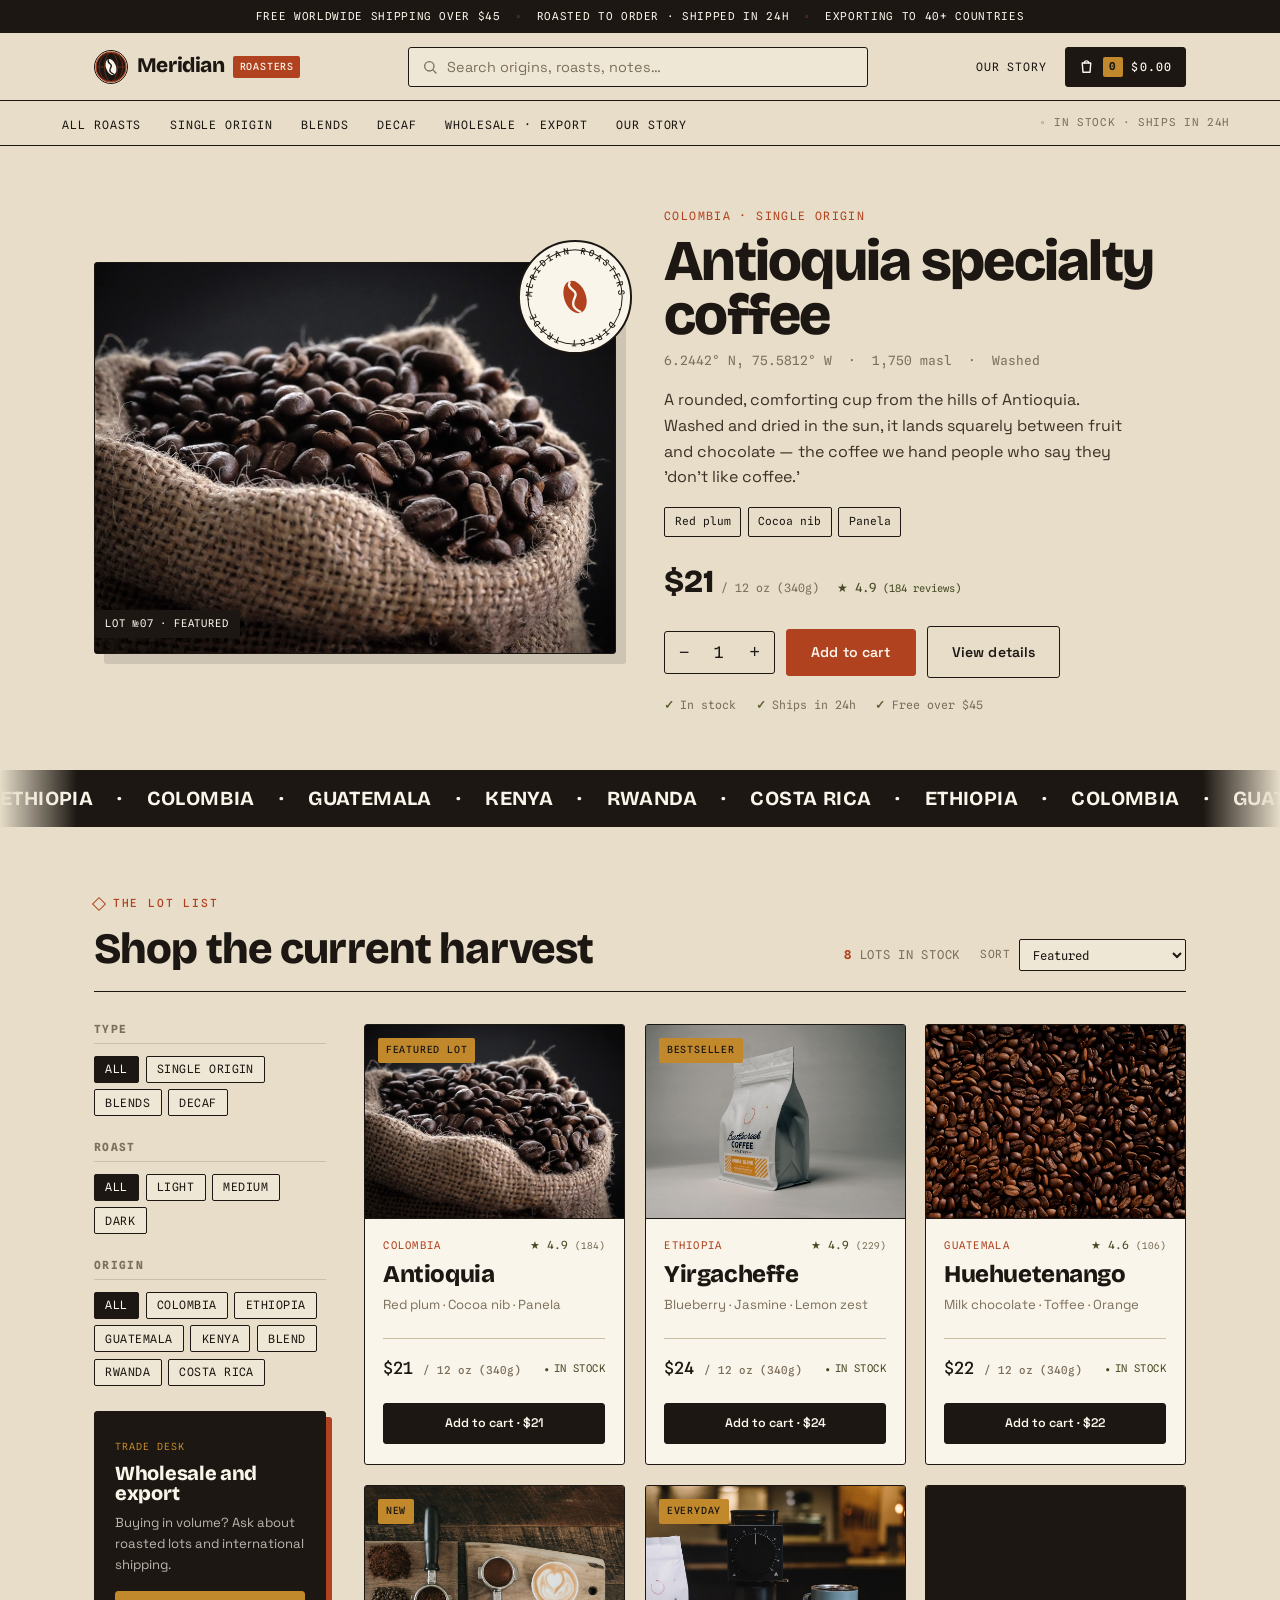
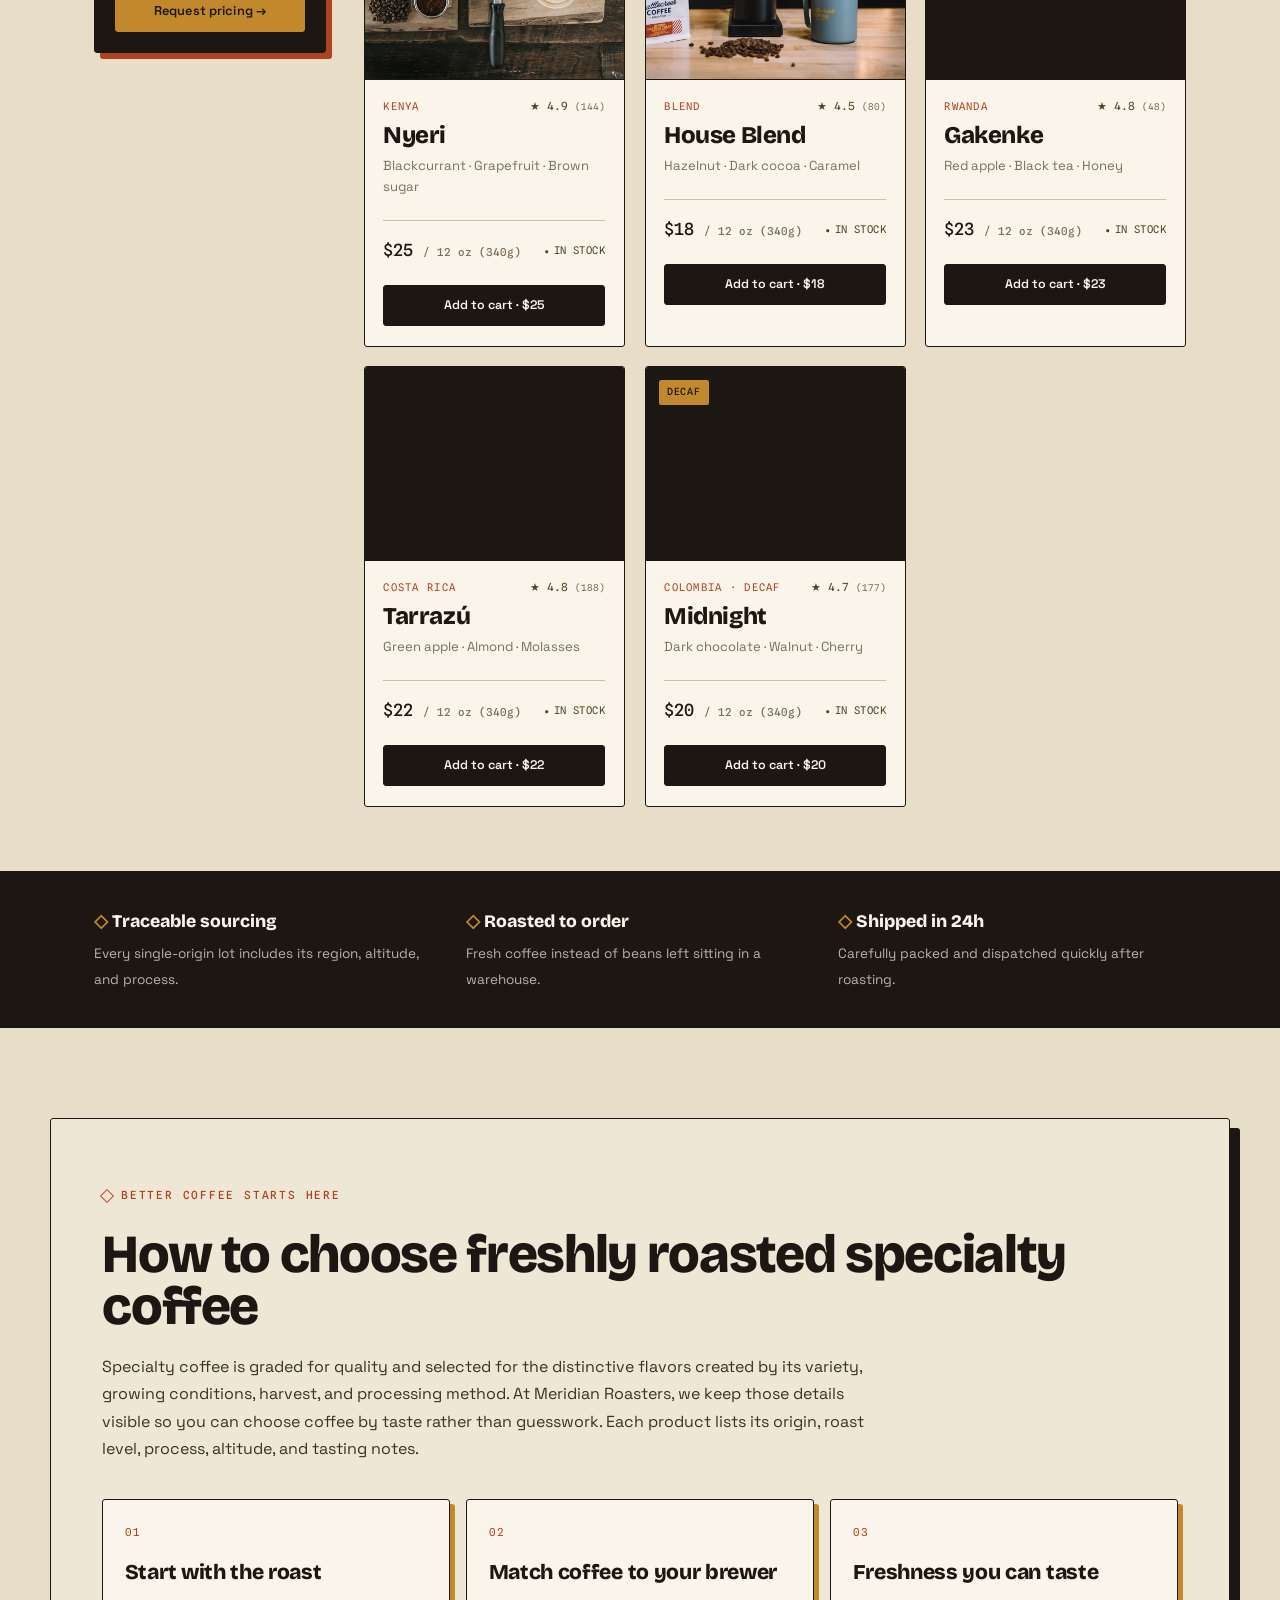
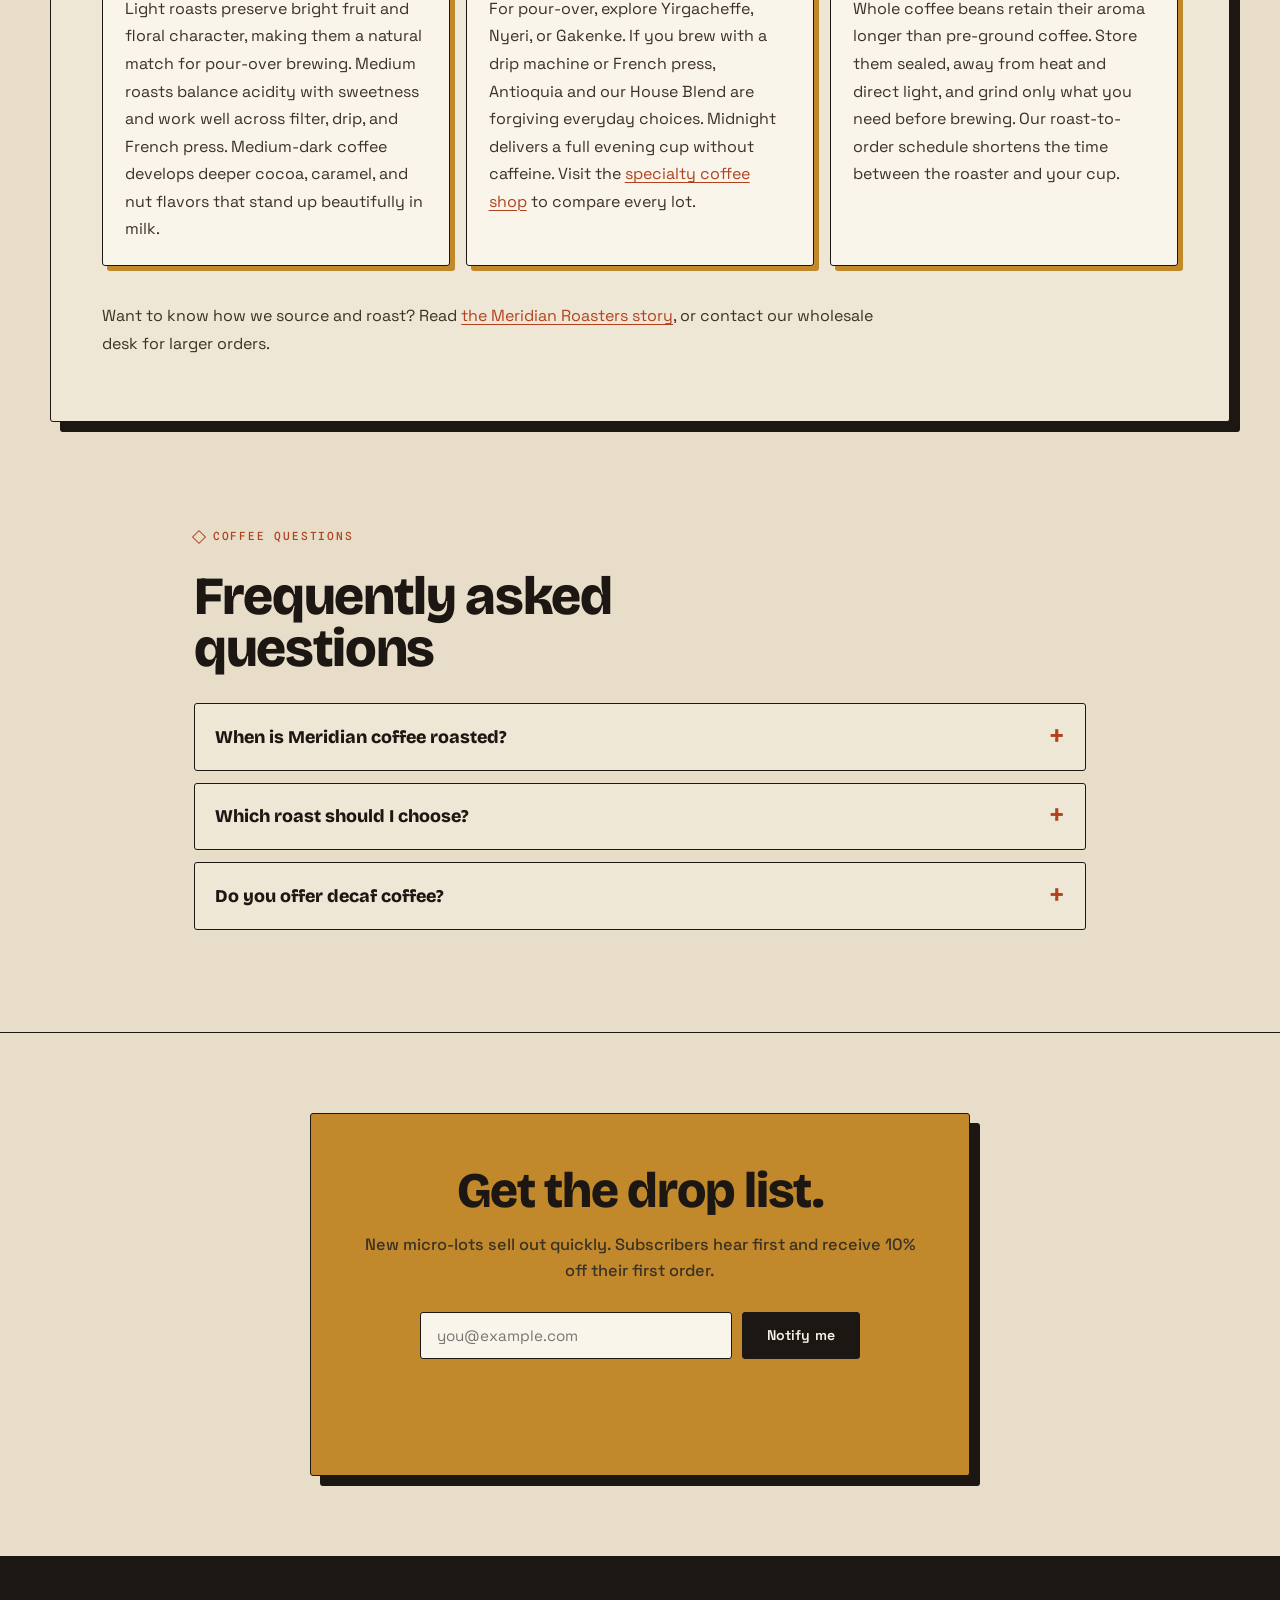
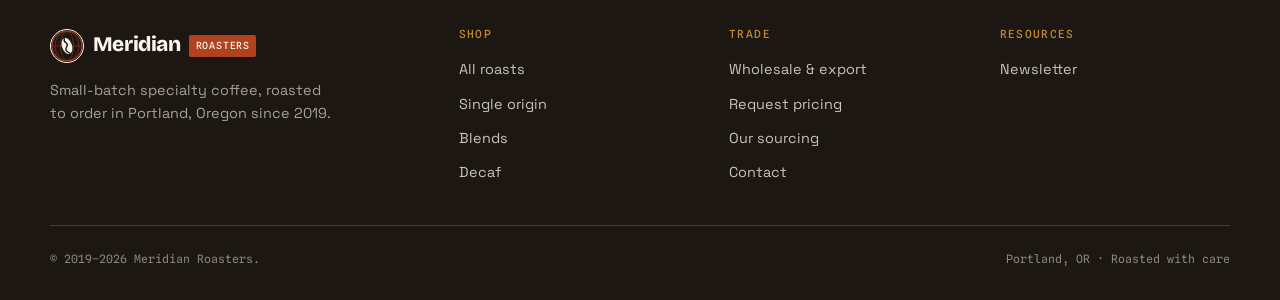
<file: index.html>
<!DOCTYPE html>
<html lang="en">
<head>
  <meta charset="UTF-8" />
  <meta name="viewport" content="width=device-width, initial-scale=1.0" />
  <link rel="icon" href="assets/favicon.svg" type="image/svg+xml" />
  <link rel="apple-touch-icon" href="assets/favicon.svg" />
  <title>Fresh Specialty Coffee Roasted to Order | Meridian Roasters</title>
  <meta name="description" content="Shop freshly roasted specialty coffee from Colombia, Ethiopia, Kenya and more at Meridian Roasters. Small-batch beans shipped within 24 hours." />
  <meta name="author" content="Meridian Roasters" />
  <meta name="robots" content="index, follow, max-image-preview:large" />
  <link rel="canonical" href="https://meridianroasters.com/" />

  <meta property="og:type" content="website" />
  <meta property="og:url" content="https://meridianroasters.com/" />
  <meta property="og:title" content="Fresh Specialty Coffee Roasted to Order | Meridian Roasters" />
  <meta property="og:description" content="Small-batch specialty coffee from Meridian Roasters, roasted to order and shipped fresh." />
  <meta property="og:site_name" content="Meridian Roasters" />
  <meta property="og:image" content="https://meridianroasters.com/assets/og-image.jpg" />
  <meta property="og:image:width" content="1200" />
  <meta property="og:image:height" content="630" />
  <meta property="og:image:alt" content="Meridian Roasters specialty coffee" />
  <meta name="twitter:card" content="summary_large_image" />
  <meta name="twitter:title" content="Fresh Specialty Coffee Roasted to Order | Meridian Roasters" />
  <meta name="twitter:description" content="Small-batch specialty coffee from Meridian Roasters, roasted to order and shipped fresh." />
  <meta name="twitter:image" content="https://meridianroasters.com/assets/og-image.jpg" />
  <meta name="theme-color" content="#2b1a12" />

  <script type="application/ld+json">
  {
    "@context": "https://schema.org",
    "@graph": [
      {
        "@type": "Organization",
        "@id": "https://meridianroasters.com/#organization",
        "name": "Meridian Roasters",
        "url": "https://meridianroasters.com/",
        "logo": {
          "@type": "ImageObject",
          "url": "https://meridianroasters.com/assets/og-image.jpg",
          "width": 1200,
          "height": 630
        },
        "description": "A small-batch specialty coffee roaster offering traceable single-origin coffee and blends roasted to order."
      },
      {
        "@type": "WebSite",
        "@id": "https://meridianroasters.com/#website",
        "url": "https://meridianroasters.com/",
        "name": "Meridian Roasters",
        "publisher": { "@id": "https://meridianroasters.com/#organization" },
        "potentialAction": {
          "@type": "SearchAction",
          "target": "https://meridianroasters.com/shop.html?q={search_term_string}",
          "query-input": "required name=search_term_string"
        }
      },
      {
        "@type": "FAQPage",
        "mainEntity": [
          {
            "@type": "Question",
            "name": "When is Meridian coffee roasted?",
            "acceptedAnswer": { "@type": "Answer", "text": "Coffee is roasted in small batches during the week it ships, then dispatched within 24 hours of roasting." }
          },
          {
            "@type": "Question",
            "name": "Which coffee should I choose?",
            "acceptedAnswer": { "@type": "Answer", "text": "Choose a light roast for floral and fruit-led flavors, a medium roast for balance and sweetness, or a medium-dark roast for deeper chocolate and caramel notes." }
          },
          {
            "@type": "Question",
            "name": "Does Meridian Roasters offer decaf?",
            "acceptedAnswer": { "@type": "Answer", "text": "Yes. Midnight is a medium-dark Colombian coffee decaffeinated with the chemical-free Swiss Water process." }
          }
        ]
      }
    ]
  }
  </script>

  <link rel="preconnect" href="https://fonts.googleapis.com" />
  <link rel="preconnect" href="https://fonts.gstatic.com" crossorigin />
  <link href="https://fonts.googleapis.com/css2?family=Bricolage+Grotesque:opsz,wght@12..96,600;12..96,700;12..96,800&family=Space+Grotesk:wght@400;500;600;700&family=Spline+Sans+Mono:wght@400;500;600&display=swap" rel="stylesheet" />
  <link rel="stylesheet" href="css/style.min.css?v=20260711-3" />
</head>
<body>
  <a href="#main" class="skip-link">Skip to content</a>
  <div id="site-header">
    <header class="seo-header">
      <a class="brand" href="index.html">Meridian Roasters</a>
      <nav aria-label="Main navigation"><a href="shop.html">Shop coffee</a> <a href="about.html">Our story</a> <a href="#wholesale">Wholesale</a></nav>
    </header>
  </div>

  <main id="main">
    <section class="feature-lot" id="feature-lot" aria-label="Featured specialty coffee">
      <div class="flot__media">
        <a class="flot__img" href="product.html?id=antioquia-colombia" aria-label="Antioquia Colombia specialty coffee">
          <img class="product-photo" src="assets/products/antioquia-colombia.jpg" width="1000" height="800" alt="Freshly roasted Antioquia Colombia specialty coffee beans" fetchpriority="high" decoding="async" />
        </a>
        <span class="flot__lot">Featured single origin</span>
      </div>
      <div class="flot__buy">
        <span class="flot__origin">Colombia · Single origin</span>
        <h1 class="flot__name">Fresh specialty coffee by Meridian Roasters</h1>
        <div class="flot__spec">Antioquia · 1,750 masl · Washed process</div>
        <p class="flot__blurb">Discover traceable coffee selected for sweetness, clarity, and character. Our featured Antioquia lot balances red plum, cocoa nib, and panela in a rounded, comforting cup.</p>
        <div class="flot__notes"><span>Red plum</span><span>Cocoa nib</span><span>Panela</span></div>
        <div class="flot__actions"><a class="btn btn--copper" href="product.html?id=antioquia-colombia">View featured coffee</a><a class="btn btn--ghost" href="shop.html">Shop all coffee</a></div>
        <ul class="flot__trust"><li>Roasted fresh</li><li>Ships in 24h</li><li>Free over $45</li></ul>
      </div>
    </section>

    <div class="marquee" aria-hidden="true"><div class="marquee__track"><span>Ethiopia</span><span>·</span><span>Colombia</span><span>·</span><span>Guatemala</span><span>·</span><span>Kenya</span><span>·</span><span>Rwanda</span><span>·</span><span>Costa Rica</span><span>·</span><span>Ethiopia</span><span>·</span><span>Colombia</span><span>·</span><span>Guatemala</span><span>·</span><span>Kenya</span></div></div>

    <section class="storefront" id="shop" aria-labelledby="shop-heading">
      <div class="storefront__bar"><div><span class="eyebrow">The lot list</span><h2 id="shop-heading">Shop the current harvest</h2></div><div class="storefront__tools"><span class="storefront__count"><b id="storeCount">8</b> lots in stock</span><label class="sorter">Sort <select id="sortSelect" aria-label="Sort products"><option value="featured">Featured</option><option value="price-asc">Price: low to high</option><option value="price-desc">Price: high to low</option><option value="name">Name: A–Z</option></select></label></div></div>
      <div class="storefront__grid">
        <aside class="rail" aria-label="Filter products">
          <div class="rail__group"><h3 class="rail__title">Type</h3><div class="rail__pills" id="railCat"><button data-cat="all" aria-pressed="true">All</button><button data-cat="single">Single origin</button><button data-cat="blends">Blends</button><button data-cat="decaf">Decaf</button></div></div>
          <div class="rail__group"><h3 class="rail__title">Roast</h3><div class="rail__pills" id="railRoast"><button data-roast="all" aria-pressed="true">All</button><button data-roast="Light">Light</button><button data-roast="Medium">Medium</button><button data-roast="Dark">Dark</button></div></div>
          <div class="rail__group"><h3 class="rail__title">Origin</h3><div class="rail__pills" id="railOrigin"></div></div>
          <div class="rail__wholesale" id="wholesale"><span class="rail__stamp">Trade desk</span><h3>Wholesale and export</h3><p>Buying in volume? Ask about roasted lots and international shipping.</p><a class="btn btn--solid btn--block" href="mailto:hello@meridianroasters.com?subject=Wholesale%20enquiry">Request pricing →</a></div>
        </aside>
        <div class="catalog"><div class="grid" id="store-grid" aria-live="polite">
          <article class="card"><a class="card__visual" href="product.html?id=antioquia-colombia"><img class="product-photo" src="assets/products/antioquia-colombia.jpg" width="1000" height="800" loading="lazy" decoding="async" alt="Antioquia Colombia specialty coffee" /></a><div class="card__body"><span class="card__origin">Colombia</span><h3 class="card__name"><a href="product.html?id=antioquia-colombia">Antioquia</a></h3><p class="card__notes">Red plum · Cocoa nib · Panela</p></div></article>
          <article class="card"><a class="card__visual" href="product.html?id=yirgacheffe-ethiopia"><img class="product-photo" src="assets/products/yirgacheffe-ethiopia.jpg" width="1000" height="800" loading="lazy" decoding="async" alt="Yirgacheffe Ethiopia specialty coffee" /></a><div class="card__body"><span class="card__origin">Ethiopia</span><h3 class="card__name"><a href="product.html?id=yirgacheffe-ethiopia">Yirgacheffe</a></h3><p class="card__notes">Blueberry · Jasmine · Lemon zest</p></div></article>
          <article class="card"><a class="card__visual" href="product.html?id=huehuetenango-guatemala"><img class="product-photo" src="assets/products/huehuetenango-guatemala.jpg" width="1000" height="800" loading="lazy" decoding="async" alt="Huehuetenango Guatemala specialty coffee" /></a><div class="card__body"><span class="card__origin">Guatemala</span><h3 class="card__name"><a href="product.html?id=huehuetenango-guatemala">Huehuetenango</a></h3><p class="card__notes">Milk chocolate · Toffee · Orange</p></div></article>
          <article class="card"><a class="card__visual" href="product.html?id=nyeri-kenya"><img class="product-photo" src="assets/products/nyeri-kenya.jpg" width="1000" height="800" loading="lazy" decoding="async" alt="Nyeri Kenya specialty coffee" /></a><div class="card__body"><span class="card__origin">Kenya</span><h3 class="card__name"><a href="product.html?id=nyeri-kenya">Nyeri</a></h3><p class="card__notes">Blackcurrant · Grapefruit · Brown sugar</p></div></article>
          <article class="card"><a class="card__visual" href="product.html?id=meridian-house-blend"><img class="product-photo" src="assets/products/meridian-house-blend.jpg" width="1000" height="800" loading="lazy" decoding="async" alt="Meridian House Blend coffee" /></a><div class="card__body"><span class="card__origin">Blend</span><h3 class="card__name"><a href="product.html?id=meridian-house-blend">House Blend</a></h3><p class="card__notes">Hazelnut · Dark cocoa · Caramel</p></div></article>
          <article class="card"><a class="card__visual" href="product.html?id=gakenke-rwanda"><img class="product-photo" src="assets/products/gakenke-rwanda.jpg" width="1000" height="800" loading="lazy" decoding="async" alt="Gakenke Rwanda specialty coffee" /></a><div class="card__body"><span class="card__origin">Rwanda</span><h3 class="card__name"><a href="product.html?id=gakenke-rwanda">Gakenke</a></h3><p class="card__notes">Red apple · Black tea · Honey</p></div></article>
          <article class="card"><a class="card__visual" href="product.html?id=tarrazu-costa-rica"><img class="product-photo" src="assets/products/tarrazu-costa-rica.jpg" width="1000" height="800" loading="lazy" decoding="async" alt="Tarrazu Costa Rica specialty coffee" /></a><div class="card__body"><span class="card__origin">Costa Rica</span><h3 class="card__name"><a href="product.html?id=tarrazu-costa-rica">Tarrazú</a></h3><p class="card__notes">Green apple · Almond · Molasses</p></div></article>
          <article class="card"><a class="card__visual" href="product.html?id=decaf-swiss-water"><img class="product-photo" src="assets/products/decaf-swiss-water.jpg" width="1000" height="800" loading="lazy" decoding="async" alt="Midnight Swiss Water decaf coffee" /></a><div class="card__body"><span class="card__origin">Colombia · Decaf</span><h3 class="card__name"><a href="product.html?id=decaf-swiss-water">Midnight</a></h3><p class="card__notes">Dark chocolate · Walnut · Cherry</p></div></article>
        </div></div>
      </div>
    </section>

    <section class="trust" aria-label="Why Meridian Roasters"><div class="trust__inner"><div class="trust__item"><b>Traceable sourcing</b><span>Every single-origin lot includes its region, altitude, and process.</span></div><div class="trust__item"><b>Roasted to order</b><span>Fresh coffee instead of beans left sitting in a warehouse.</span></div><div class="trust__item"><b>Shipped in 24h</b><span>Carefully packed and dispatched quickly after roasting.</span></div></div></section>

    <section class="seo-content" aria-labelledby="why-heading">
      <span class="eyebrow">Better coffee starts here</span>
      <h2 id="why-heading">How to choose freshly roasted specialty coffee</h2>
      <p>Specialty coffee is graded for quality and selected for the distinctive flavors created by its variety, growing conditions, harvest, and processing method. At Meridian Roasters, we keep those details visible so you can choose coffee by taste rather than guesswork. Each product lists its origin, roast level, process, altitude, and tasting notes.</p>
      <div class="seo-content__grid">
        <div><h3>Start with the roast</h3><p>Light roasts preserve bright fruit and floral character, making them a natural match for pour-over brewing. Medium roasts balance acidity with sweetness and work well across filter, drip, and French press. Medium-dark coffee develops deeper cocoa, caramel, and nut flavors that stand up beautifully in milk.</p></div>
        <div><h3>Match coffee to your brewer</h3><p>For pour-over, explore Yirgacheffe, Nyeri, or Gakenke. If you brew with a drip machine or French press, Antioquia and our House Blend are forgiving everyday choices. Midnight delivers a full evening cup without caffeine. Visit the <a href="shop.html">specialty coffee shop</a> to compare every lot.</p></div>
        <div><h3>Freshness you can taste</h3><p>Whole coffee beans retain their aroma longer than pre-ground coffee. Store them sealed, away from heat and direct light, and grind only what you need before brewing. Our roast-to-order schedule shortens the time between the roaster and your cup.</p></div>
      </div>
      <p>Want to know how we source and roast? Read <a href="about.html">the Meridian Roasters story</a>, or contact our wholesale desk for larger orders.</p>
    </section>

    <section class="faq" aria-labelledby="faq-heading"><span class="eyebrow">Coffee questions</span><h2 id="faq-heading">Frequently asked questions</h2><details><summary>When is Meridian coffee roasted?</summary><p>We roast in small batches during the week your coffee ships and dispatch orders within 24 hours of roasting.</p></details><details><summary>Which roast should I choose?</summary><p>Choose light roast for floral and fruit-led flavors, medium for balance and sweetness, or medium-dark for chocolate, caramel, and a fuller body.</p></details><details><summary>Do you offer decaf coffee?</summary><p>Yes. Midnight is a Colombian coffee decaffeinated with the chemical-free Swiss Water process.</p></details></section>

    <section class="cta-band" aria-labelledby="cta-heading"><div class="cta-band__inner"><h2 id="cta-heading">Get the drop list.</h2><p>New micro-lots sell out quickly. Subscribers hear first and receive 10% off their first order.</p><form class="signup" id="signup-form" novalidate><label class="visually-hidden" for="email">Email address</label><input type="email" id="email" name="email" placeholder="you@example.com" autocomplete="email" required /><button type="submit" class="btn btn--solid">Notify me</button></form><p class="signup__note" id="signup-note" role="status"></p></div></section>
  </main>

  <div id="site-footer"><footer class="seo-footer"><p>© Meridian Roasters. Small-batch specialty coffee, roasted to order.</p><nav aria-label="Footer navigation"><a href="index.html">Home</a> <a href="shop.html">Shop</a> <a href="about.html">Our story</a> <a href="sitemap.xml">Sitemap</a></nav></footer></div>
  <script src="js/products.min.js?v=20260711-3"></script>
  <script src="js/main.min.js?v=20260711-4"></script>
</body>
</html>
</file>
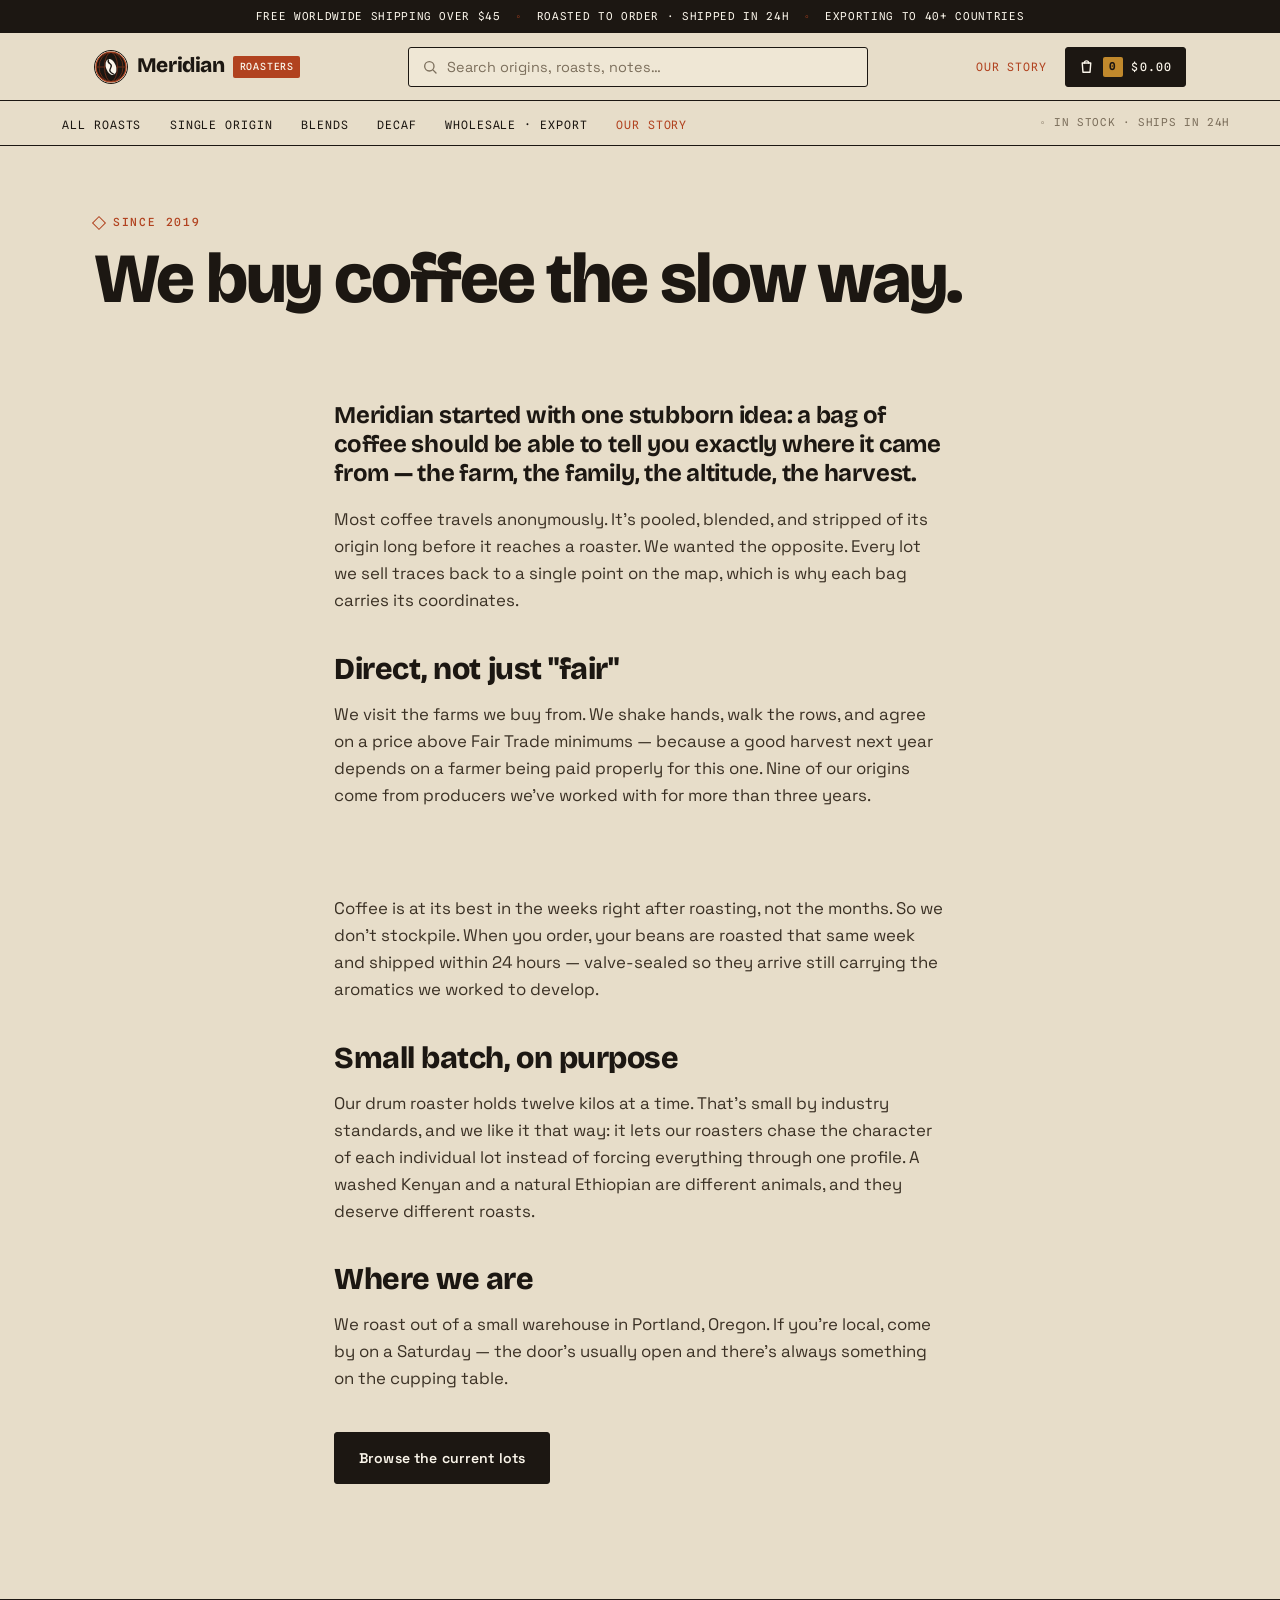
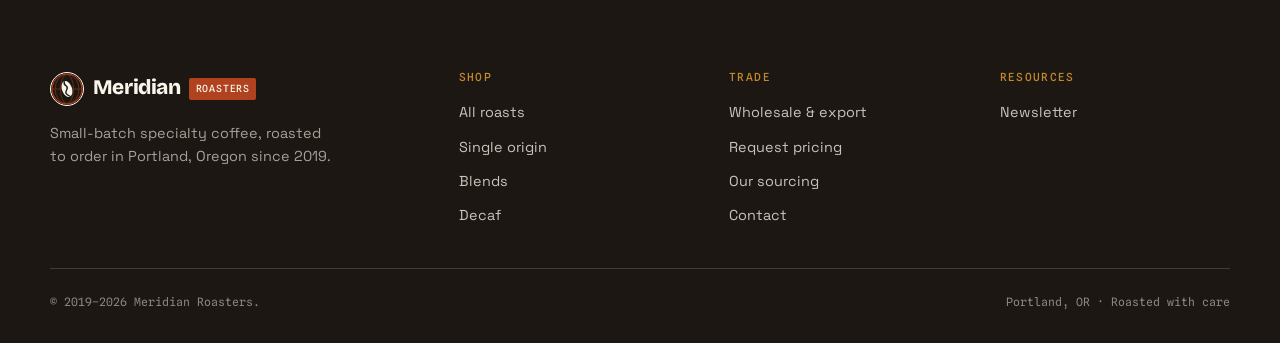
<file: about.html>
<!DOCTYPE html>
<html lang="en">
<head>
  <meta charset="UTF-8" />
  <meta name="viewport" content="width=device-width, initial-scale=1.0" />
  <link rel="icon" href="assets/favicon.svg" type="image/svg+xml" />
  <link rel="apple-touch-icon" href="assets/favicon.svg" />
  <title>Our Coffee Sourcing Story | Meridian Roasters</title>
  <meta name="description" content="Learn how Meridian Roasters sources traceable single-origin coffee, builds direct producer relationships, and roasts every small batch to order." />
  <meta name="keywords" content="direct trade coffee, ethical coffee sourcing, small batch roaster, Portland coffee roaster" />
  <meta name="robots" content="index, follow" />
  <link rel="canonical" href="https://meridianroasters.com/about.html" />
  <meta property="og:type" content="article" />
  <meta property="og:title" content="Our Coffee Sourcing Story | Meridian Roasters" />
  <meta property="og:description" content="Direct-trade sourcing and roast-to-order coffee from Portland, Oregon." />

  <link rel="preconnect" href="https://fonts.googleapis.com" />
  <link rel="preconnect" href="https://fonts.gstatic.com" crossorigin />
  <link href="https://fonts.googleapis.com/css2?family=Bricolage+Grotesque:opsz,wght@12..96,600;12..96,700;12..96,800&family=Space+Grotesk:wght@400;500;600;700&family=Spline+Sans+Mono:wght@400;500;600&display=swap" rel="stylesheet" />
  <link rel="stylesheet" href="css/style.min.css?v=20260711-3" />
</head>
<body>
  <a href="#main" class="skip-link">Skip to content</a>
  <div id="site-header"></div>

  <main id="main">
    <header class="page-head">
      <span class="eyebrow">Since 2019</span>
      <h1>We buy coffee the slow way.</h1>
    </header>

    <article class="prose">
      <p class="lead">Meridian started with one stubborn idea: a bag of coffee should be able to tell you exactly where it came from — the farm, the family, the altitude, the harvest.</p>

      <p>Most coffee travels anonymously. It's pooled, blended, and stripped of its origin long before it reaches a roaster. We wanted the opposite. Every lot we sell traces back to a single point on the map, which is why each bag carries its coordinates.</p>

      <h2>Direct, not just "fair"</h2>
      <p>We visit the farms we buy from. We shake hands, walk the rows, and agree on a price above Fair Trade minimums — because a good harvest next year depends on a farmer being paid properly for this one. Nine of our origins come from producers we've worked with for more than three years.</p>

      <h2>Roasted to order</h2>
      <p>Coffee is at its best in the weeks right after roasting, not the months. So we don't stockpile. When you order, your beans are roasted that same week and shipped within 24 hours — valve-sealed so they arrive still carrying the aromatics we worked to develop.</p>

      <h2>Small batch, on purpose</h2>
      <p>Our drum roaster holds twelve kilos at a time. That's small by industry standards, and we like it that way: it lets our roasters chase the character of each individual lot instead of forcing everything through one profile. A washed Kenyan and a natural Ethiopian are different animals, and they deserve different roasts.</p>

      <h2>Where we are</h2>
      <p>We roast out of a small warehouse in Portland, Oregon. If you're local, come by on a Saturday — the door's usually open and there's always something on the cupping table.</p>

      <p style="margin-top:2.5rem">
        <a class="btn btn--solid" href="shop.html">Browse the current lots</a>
      </p>
    </article>
  </main>

  <div id="site-footer"></div>

  <script src="js/products.min.js?v=20260711-3"></script>
  <script src="js/main.min.js?v=20260711-4"></script>
</body>
</html>
</file>
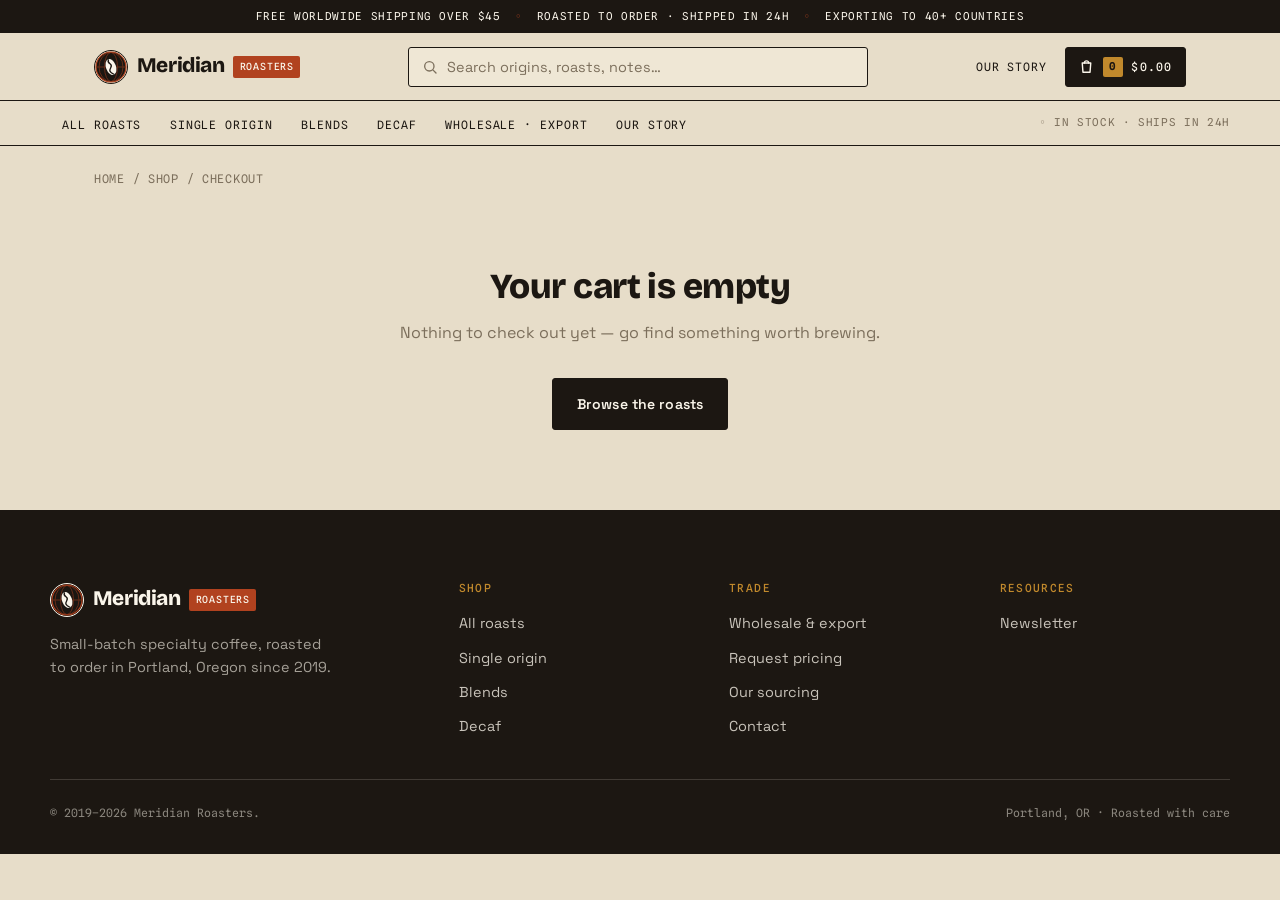
<file: checkout.html>
<!DOCTYPE html>
<html lang="en">
<head>
  <meta charset="UTF-8" />
  <meta name="viewport" content="width=device-width, initial-scale=1.0" />
  <link rel="icon" href="assets/favicon.svg" type="image/svg+xml" />
  <link rel="apple-touch-icon" href="assets/favicon.svg" />
  <title>Checkout | Meridian Roasters</title>
  <meta name="description" content="Complete your Meridian Roasters specialty coffee order." />
  <!-- Checkout is a private, per-visitor page: keep it out of the index -->
  <meta name="robots" content="noindex, nofollow" />

  <link rel="preconnect" href="https://fonts.googleapis.com" />
  <link rel="preconnect" href="https://fonts.gstatic.com" crossorigin />
  <link href="https://fonts.googleapis.com/css2?family=Bricolage+Grotesque:opsz,wght@12..96,600;12..96,700;12..96,800&family=Space+Grotesk:wght@400;500;600;700&family=Spline+Sans+Mono:wght@400;500;600&display=swap" rel="stylesheet" />
  <link rel="stylesheet" href="css/style.min.css?v=20260711-3" />
</head>
<body>
  <a href="#main" class="skip-link">Skip to content</a>
  <div id="site-header"></div>

  <nav class="breadcrumb" aria-label="Breadcrumb">
    <a href="index.html">Home</a> / <a href="shop.html">Shop</a> / <span>Checkout</span>
  </nav>

  <main id="main">
    <div id="checkout"></div>
  </main>

  <div id="site-footer"></div>

  <script src="js/products.min.js?v=20260711-3"></script>
  <script src="js/main.min.js?v=20260711-4"></script>
  <script src="js/checkout.min.js?v=20260711-3"></script>
</body>
</html>
</file>
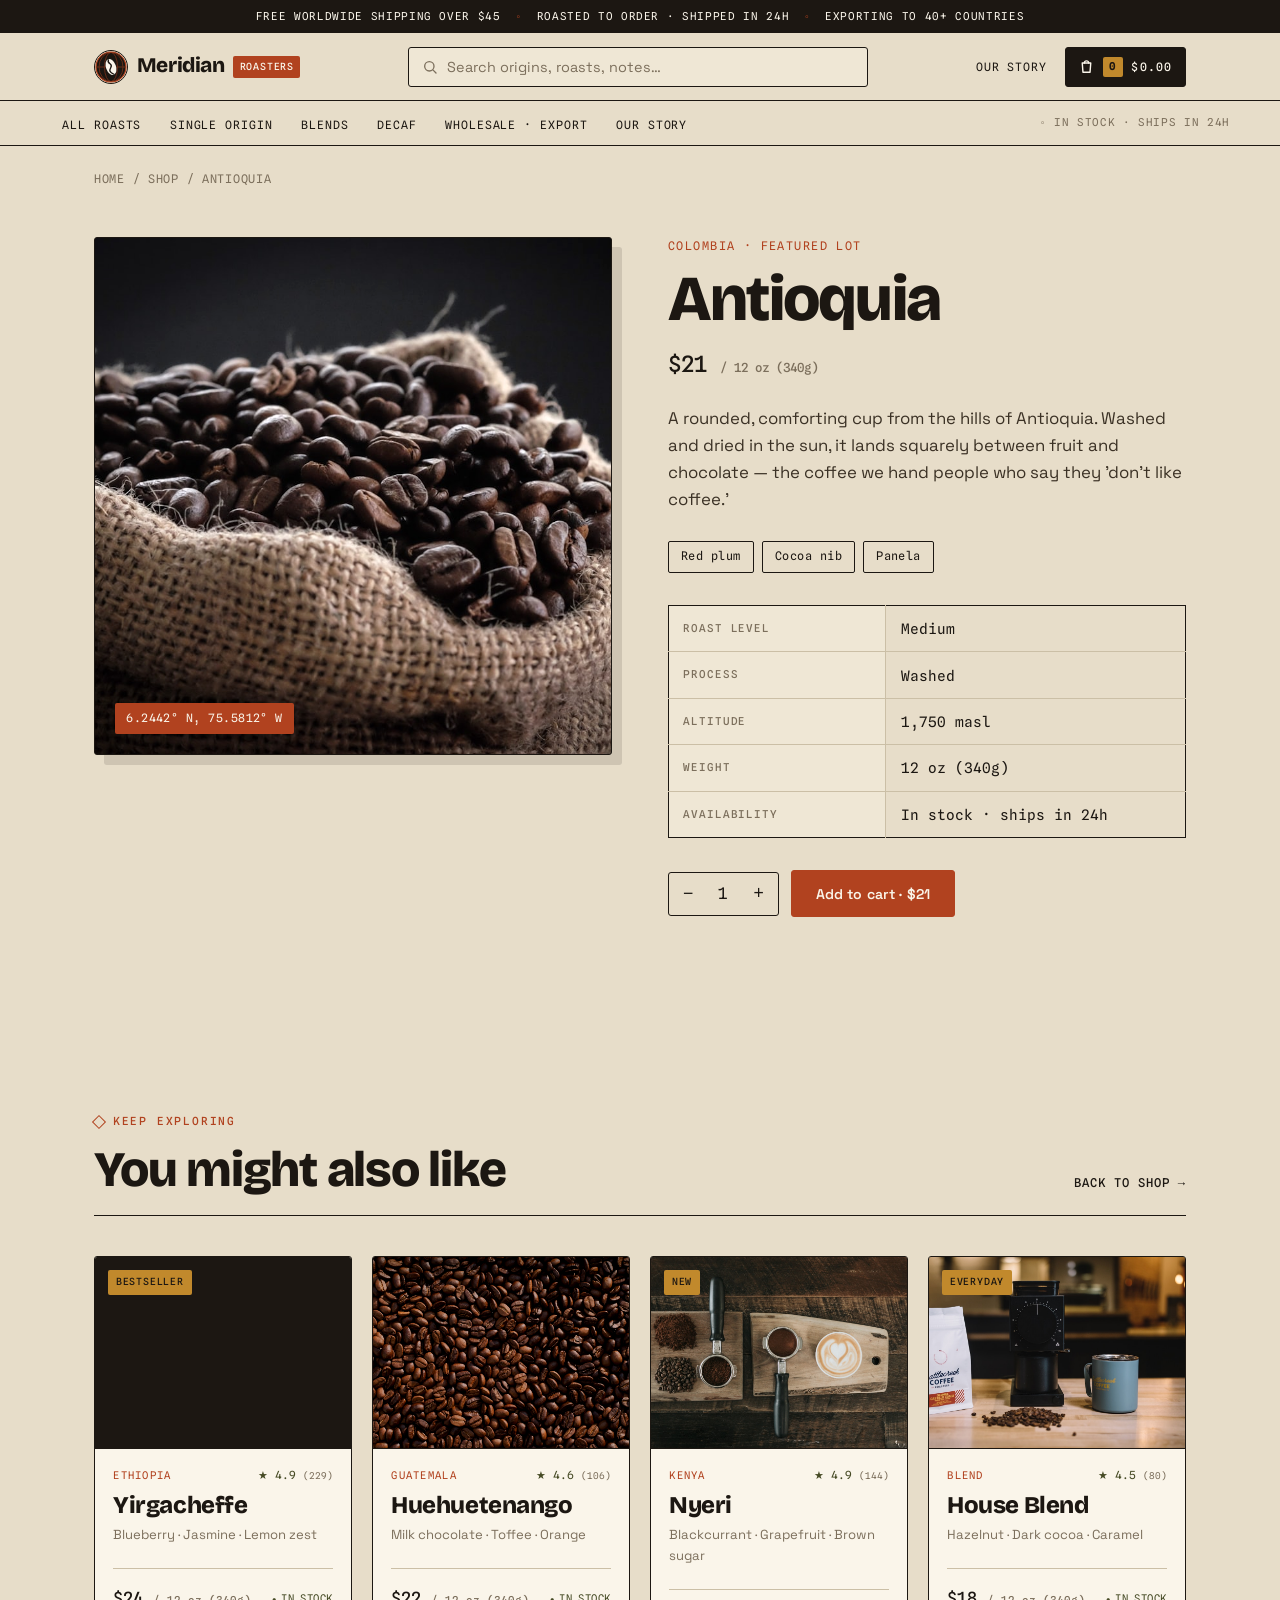
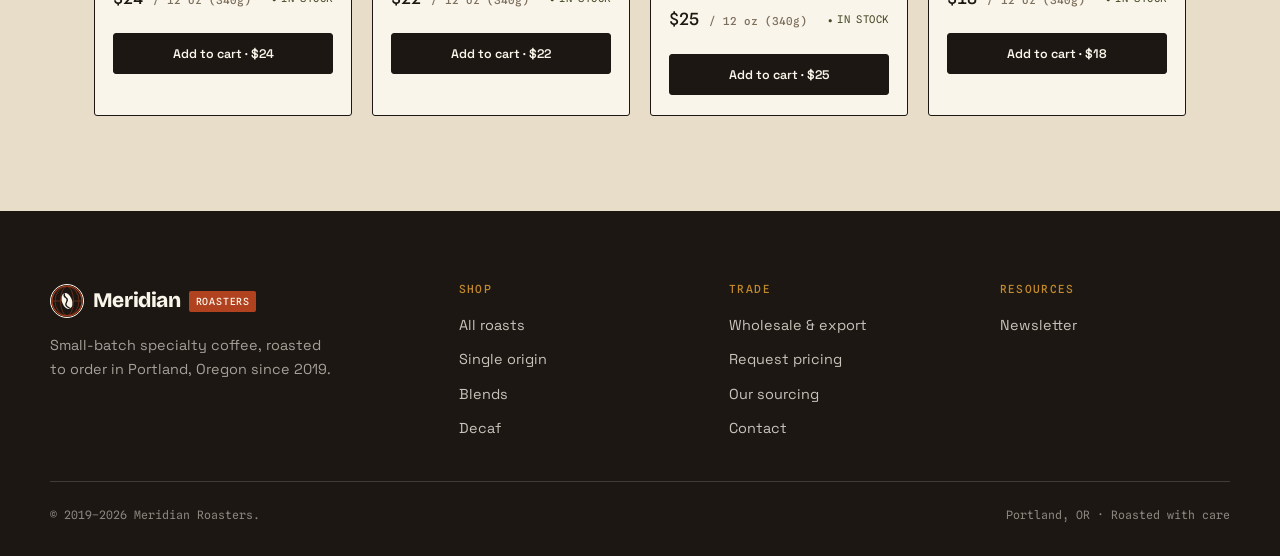
<file: product.html>
<!DOCTYPE html>
<html lang="en">
<head>
  <meta charset="UTF-8" />
  <meta name="viewport" content="width=device-width, initial-scale=1.0" />
  <link rel="icon" href="assets/favicon.svg" type="image/svg+xml" />
  <link rel="apple-touch-icon" href="assets/favicon.svg" />
  <!-- Title/description/schema are injected by product.js based on ?id= -->
  <title>Single-Origin Specialty Coffee | Meridian Roasters</title>
  <meta name="description" content="Explore traceable specialty coffee with origin, roast, process, altitude, and tasting notes. Roasted to order by Meridian Roasters." />
  <meta name="robots" content="index, follow" />
  <link rel="canonical" id="canonical" href="https://meridianroasters.com/product.html" />

  <link rel="preconnect" href="https://fonts.googleapis.com" />
  <link rel="preconnect" href="https://fonts.gstatic.com" crossorigin />
  <link href="https://fonts.googleapis.com/css2?family=Bricolage+Grotesque:opsz,wght@12..96,600;12..96,700;12..96,800&family=Space+Grotesk:wght@400;500;600;700&family=Spline+Sans+Mono:wght@400;500;600&display=swap" rel="stylesheet" />
  <link rel="stylesheet" href="css/style.min.css?v=20260711-3" />
</head>
<body>
  <a href="#main" class="skip-link">Skip to content</a>
  <div id="site-header"></div>

  <nav class="breadcrumb" id="breadcrumb" aria-label="Breadcrumb">
    <a href="index.html">Home</a> / <a href="shop.html">Shop</a> / <span id="crumb-name">Coffee</span>
  </nav>

  <main id="main">
    <div class="pdp" id="pdp">
      <article class="product-fallback">
        <h1>Traceable specialty coffee, roasted fresh</h1>
        <p>Explore the origin, roast level, process, altitude, tasting notes, and brewing character of each Meridian Roasters coffee. Product details load below, or you can <a href="shop.html">browse every current coffee lot</a>.</p>
      </article>
    </div>

    <section class="section" aria-labelledby="more-heading">
      <div class="section__head">
        <div>
          <span class="eyebrow">Keep exploring</span>
          <h2 id="more-heading">You might also like</h2>
        </div>
        <a class="link-arrow" href="shop.html">Back to shop →</a>
      </div>
      <div class="grid" id="related-grid"></div>
    </section>
  </main>

  <div id="site-footer"></div>

  <script src="js/products.min.js?v=20260711-3"></script>
  <script src="js/main.min.js?v=20260711-4"></script>
  <script src="js/product.min.js?v=20260711-3"></script>
</body>
</html>
</file>
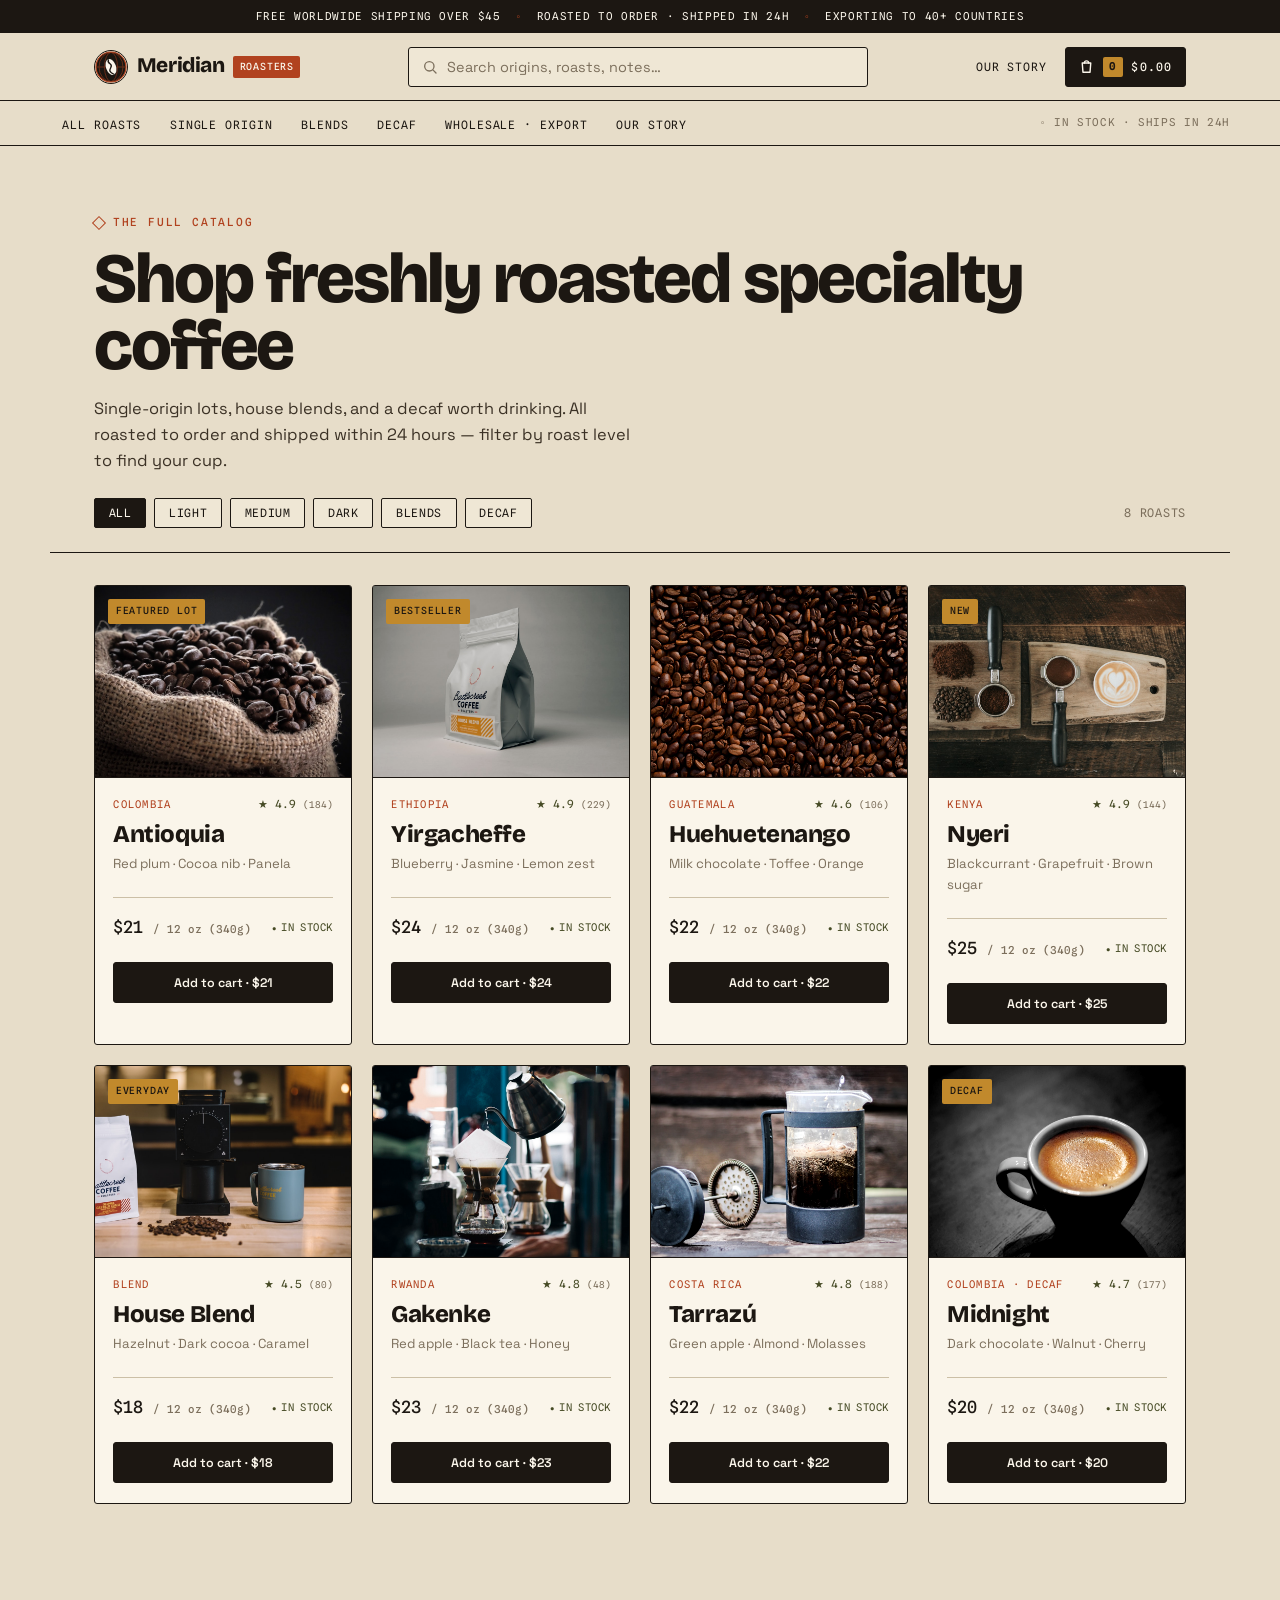
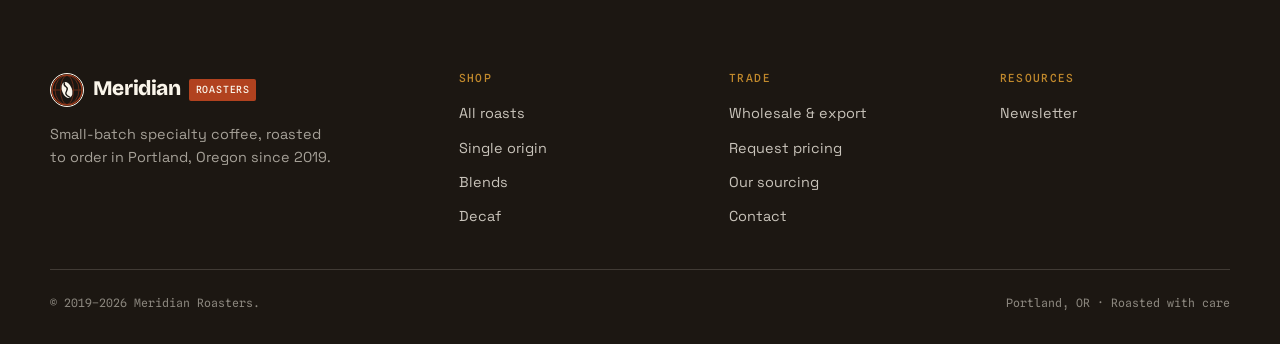
<file: shop.html>
<!DOCTYPE html>
<html lang="en">
<head>
  <meta charset="UTF-8" />
  <meta name="viewport" content="width=device-width, initial-scale=1.0" />
  <link rel="icon" href="assets/favicon.svg" type="image/svg+xml" />
  <link rel="apple-touch-icon" href="assets/favicon.svg" />
  <title>Shop Specialty Coffee Beans | Meridian Roasters</title>
  <meta name="description" content="Buy fresh specialty coffee beans from Colombia, Ethiopia, Kenya and more, including single origins, blends, and Swiss Water decaf roasted to order." />
  <meta name="keywords" content="buy coffee beans, single origin coffee shop, specialty coffee online, light roast, medium roast, dark roast, decaf coffee" />
  <meta name="robots" content="index, follow" />
  <link rel="canonical" href="https://meridianroasters.com/shop.html" />

  <meta property="og:type" content="website" />
  <meta property="og:title" content="Shop Specialty Coffee Beans | Meridian Roasters" />
  <meta property="og:description" content="Single-origin beans, blends, and decaf. Roasted to order, shipped in 24 hours." />
  <meta property="og:url" content="https://meridianroasters.com/shop.html" />

  <!-- Breadcrumb structured data -->
  <script type="application/ld+json">
  {
    "@context": "https://schema.org",
    "@type": "BreadcrumbList",
    "itemListElement": [
      { "@type": "ListItem", "position": 1, "name": "Home", "item": "https://meridianroasters.com/" },
      { "@type": "ListItem", "position": 2, "name": "Shop", "item": "https://meridianroasters.com/shop.html" }
    ]
  }
  </script>

  <link rel="preconnect" href="https://fonts.googleapis.com" />
  <link rel="preconnect" href="https://fonts.gstatic.com" crossorigin />
  <link href="https://fonts.googleapis.com/css2?family=Bricolage+Grotesque:opsz,wght@12..96,600;12..96,700;12..96,800&family=Space+Grotesk:wght@400;500;600;700&family=Spline+Sans+Mono:wght@400;500;600&display=swap" rel="stylesheet" />
  <link rel="stylesheet" href="css/style.min.css?v=20260711-3" />
</head>
<body>
  <a href="#main" class="skip-link">Skip to content</a>
  <div id="site-header"></div>

  <main id="main">
    <header class="page-head">
      <span class="eyebrow">The full catalog</span>
      <h1>Shop freshly roasted specialty coffee</h1>
      <p>Single-origin lots, house blends, and a decaf worth drinking. All roasted to order and shipped within 24 hours — filter by roast level to find your cup.</p>
    </header>

    <div class="shop-toolbar">
      <div class="filters" id="filters" role="group" aria-label="Filter by roast">
        <button class="filter-chip" data-filter="all" aria-pressed="true">All</button>
        <button class="filter-chip" data-filter="Light" aria-pressed="false">Light</button>
        <button class="filter-chip" data-filter="Medium" aria-pressed="false">Medium</button>
        <button class="filter-chip" data-filter="Dark" aria-pressed="false">Dark</button>
        <button class="filter-chip" data-filter="Blend" aria-pressed="false">Blends</button>
        <button class="filter-chip" data-filter="Decaf" aria-pressed="false">Decaf</button>
      </div>
      <span class="result-count" id="resultCount"></span>
    </div>

    <section class="shop-grid" aria-label="Coffee products">
      <div class="grid" id="shop-grid" aria-live="polite">
        <p class="product-fallback">Browse <a href="product.html?id=antioquia-colombia">Antioquia Colombia</a>, <a href="product.html?id=yirgacheffe-ethiopia">Yirgacheffe Ethiopia</a>, <a href="product.html?id=huehuetenango-guatemala">Huehuetenango Guatemala</a>, <a href="product.html?id=nyeri-kenya">Nyeri Kenya</a>, <a href="product.html?id=meridian-house-blend">House Blend</a>, <a href="product.html?id=gakenke-rwanda">Gakenke Rwanda</a>, <a href="product.html?id=tarrazu-costa-rica">Tarrazú Costa Rica</a>, and <a href="product.html?id=decaf-swiss-water">Midnight Swiss Water Decaf</a>.</p>
      </div>
    </section>
  </main>

  <div id="site-footer"></div>

  <script src="js/products.min.js?v=20260711-3"></script>
  <script src="js/main.min.js?v=20260711-4"></script>
  <script src="js/shop.min.js?v=20260711-3"></script>
</body>
</html>
</file>
<file: css/style.min.css>
:root{--ink:#1c1712;--ink-2:#3b3125;--paper:#e7ddc9;--paper-2:#efe7d5;--cream:#faf5ea;--rust:#b1421f;--rust-d:#8d3316;--olive:#5b6132;--olive-d:#454a24;--gold:#c1892c;--muted:#7c6f5c;--line:#cbbfa6;--line-2:rgba(28,23,18,.12);--espresso:var(--ink);--copper:var(--rust);--clay:var(--olive);--sage:var(--olive);--max:1180px;--pad:clamp(1.25rem, 4vw, 2.75rem);--radius:3px;--fd:"Bricolage Grotesque","Arial Narrow",sans-serif;--fb:"Space Grotesk",system-ui,sans-serif;--fm:"Spline Sans Mono",ui-monospace,monospace;--font-display:var(--fd);--font-body:var(--fb);--font-mono:var(--fm);--ease:cubic-bezier(.2,.7,.2,1);--grid-dark:repeating-linear-gradient(0deg, transparent 0 31px, rgba(250,245,234,.055) 31px 32px),repeating-linear-gradient(90deg, transparent 0 31px, rgba(250,245,234,.055) 31px 32px);--grid-light:repeating-linear-gradient(0deg, transparent 0 31px, rgba(28,23,18,.05) 31px 32px),repeating-linear-gradient(90deg, transparent 0 31px, rgba(28,23,18,.05) 31px 32px)}*{box-sizing:border-box;margin:0;padding:0}html{scroll-behavior:smooth;scroll-padding-top:5.5rem;-webkit-text-size-adjust:100%}body{font-family:var(--fb);background:var(--paper);color:var(--ink);line-height:1.6;font-size:1rem;-webkit-font-smoothing:antialiased;text-rendering:optimizeLegibility;overflow-x:hidden}img,svg{display:block;max-width:100%}a{color:inherit;text-decoration:none}h1,h2,h3,h4{font-family:var(--fd);font-weight:800;line-height:1.02;letter-spacing:-.015em;color:var(--ink)}::selection{background:var(--rust);color:var(--cream)}html{scrollbar-color:var(--olive) var(--paper)}:focus-visible{outline:2px solid var(--rust);outline-offset:3px}.skip-link,.visually-hidden{position:absolute;width:1px;height:1px;padding:0;margin:-1px;overflow:hidden;clip:rect(0 0 0 0);white-space:nowrap;border:0}.skip-link:focus{position:fixed;top:1rem;left:1rem;width:auto;height:auto;clip:auto;background:var(--ink);color:var(--cream);padding:.6rem 1rem;z-index:999;border:1.5px solid var(--ink)}.site-header{position:sticky;top:0;z-index:100;background:var(--paper);border-bottom:1.5px solid var(--ink);transition:box-shadow .3s ease}.site-header.scrolled{box-shadow:0 4px 0 rgba(28,23,18,.08)}.site-header__inner{max-width:var(--max);margin:0 auto;padding:.85rem var(--pad);display:flex;align-items:center;justify-content:space-between;gap:1rem;transition:padding .3s ease}.site-header.scrolled .site-header__inner{padding-top:.6rem;padding-bottom:.6rem}.brand{font-family:var(--fd);font-weight:800;font-size:1.3rem;letter-spacing:-.02em;display:flex;align-items:center;gap:.55rem}.brand__logo{width:34px;height:34px;flex-shrink:0;border:1.5px solid var(--ink);border-radius:50%}.brand__word{line-height:1}.brand__mark{font-family:var(--fm);font-weight:500;font-size:.62rem;color:var(--cream);background:var(--rust);border-radius:2px;padding:.18rem .4rem;letter-spacing:.08em;align-self:center}.nav{display:flex;align-items:center;gap:1.75rem}.nav__links{display:flex;gap:1.4rem;list-style:none}.nav__links a{font-family:var(--fm);font-size:.74rem;font-weight:500;letter-spacing:.1em;text-transform:uppercase;color:var(--ink);position:relative;padding:.25rem 0}.nav__links a::after{content:"";position:absolute;left:0;bottom:-1px;width:0;height:2px;background:var(--rust);transition:width .25s var(--ease)}.nav__links a:hover::after,.nav__links a[aria-current=page]::after{width:100%}.nav__links a[aria-current=page]{color:var(--rust)}.cart-btn{display:inline-flex;align-items:center;gap:.5rem;font-family:var(--fm);font-size:.72rem;font-weight:500;letter-spacing:.1em;text-transform:uppercase;background:var(--ink);color:var(--cream);padding:.55rem .8rem;border:1.5px solid var(--ink);border-radius:var(--radius);cursor:pointer;transition:background .2s,color .2s}.cart-btn:hover{background:var(--rust);border-color:var(--rust)}.cart-btn__count{background:var(--gold);color:var(--ink);min-width:1.25rem;height:1.25rem;border-radius:2px;display:inline-flex;align-items:center;justify-content:center;font-weight:700;font-size:.68rem;padding:0 .25rem}.nav-toggle{display:none;width:42px;height:42px;cursor:pointer;background:var(--paper-2);border:1.5px solid var(--ink);border-radius:var(--radius);color:var(--ink)}.btn{display:inline-flex;align-items:center;justify-content:center;gap:.5rem;font-family:var(--fb);font-weight:600;font-size:.88rem;letter-spacing:.01em;padding:.85rem 1.5rem;border-radius:var(--radius);border:1.5px solid var(--ink);cursor:pointer;transition:background .2s var(--ease),color .2s var(--ease),transform .12s var(--ease)}.btn:active{transform:translateY(1px)}.btn--solid{background:var(--ink);color:var(--cream)}.btn--solid:hover{background:var(--rust);border-color:var(--rust)}.btn--ghost{background:0 0;color:var(--ink)}.btn--ghost:hover{background:var(--ink);color:var(--cream)}.btn--copper{background:var(--rust);color:var(--cream);border-color:var(--rust)}.btn--copper:hover{background:var(--rust-d);border-color:var(--rust-d)}.btn--block{width:100%}.eyebrow{font-family:var(--fm);font-size:.7rem;font-weight:500;text-transform:uppercase;letter-spacing:.16em;color:var(--rust);display:inline-flex;align-items:center;gap:.55rem;margin-bottom:.9rem}.eyebrow::before{content:"";width:.5rem;height:.5rem;border:1.5px solid var(--rust);transform:rotate(45deg)}.eyebrow--light{color:var(--gold)}.eyebrow--light::before{border-color:var(--gold)}.section{max-width:var(--max);margin:0 auto;padding:clamp(3.5rem,8vw,6rem) var(--pad)}.section__head{display:flex;align-items:flex-end;justify-content:space-between;gap:1rem;margin-bottom:2.5rem;flex-wrap:wrap;padding-bottom:1.25rem;border-bottom:1.5px solid var(--ink)}.cta-band h2,.process h2,.section__head h2{font-size:clamp(2rem, 4.6vw, 3.1rem);letter-spacing:-.025em;line-height:1}.link-arrow{font-family:var(--fm);font-size:.76rem;font-weight:500;text-transform:uppercase;letter-spacing:.08em;color:var(--ink);white-space:nowrap;padding-bottom:3px;background-image:linear-gradient(var(--rust),var(--rust));background-size:0 2px;background-position:0 100%;background-repeat:no-repeat;transition:background-size .3s var(--ease),color .2s}.link-arrow:hover{background-size:100% 2px;color:var(--rust)}.hero{max-width:var(--max);margin:0 auto;padding:clamp(2.5rem,7vw,5rem) var(--pad);display:grid;grid-template-columns:1.05fr .95fr;gap:clamp(2rem,5vw,4rem);align-items:center}.hero__meta{display:flex;gap:.55rem;flex-wrap:wrap;margin-bottom:1.5rem}.tag{font-family:var(--fm);font-size:.68rem;font-weight:500;text-transform:uppercase;letter-spacing:.1em;color:var(--ink);background:var(--paper-2);border:1.5px solid var(--ink);padding:.32rem .7rem;border-radius:2px}.tag--dot{background:var(--ink);color:var(--cream);border-color:var(--ink)}.tag--dot::before{content:"";display:inline-block;width:6px;height:6px;background:var(--gold);border-radius:50%;margin-right:.45rem;transform:translateY(-1px)}.hero__title{font-size:clamp(3rem, 8vw, 5.6rem);font-weight:800;line-height:.92;letter-spacing:-.035em;color:var(--ink);margin-bottom:1.4rem;text-wrap:balance}.hero__title em{font-style:normal;color:var(--rust);-webkit-text-stroke:1.5px var(--ink);paint-order:stroke fill}.hero__lede{font-size:clamp(1rem, 1.35vw, 1.15rem);max-width:46ch;color:var(--ink-2);margin-bottom:2rem}.hero__actions{display:flex;gap:.75rem;flex-wrap:wrap;margin-bottom:2.5rem}.hero__stats{display:flex;gap:0;border-top:1.5px solid var(--ink)}.hero__stats div{flex:1;padding:1.1rem 1.25rem 0 0}.hero__stats div+div{padding-left:1.25rem;border-left:1.5px solid var(--line)}.hero__stats dt{font-family:var(--fm);font-size:.64rem;text-transform:uppercase;letter-spacing:.1em;color:var(--muted);margin-bottom:.3rem}.hero__stats dd{font-family:var(--fd);font-size:2rem;font-weight:800;color:var(--rust);line-height:1}.hero__panel{position:relative;display:flex;flex-direction:column;align-items:stretch}.hero__scene{position:relative;overflow:hidden;border:1.5px solid var(--ink);border-radius:var(--radius);aspect-ratio:4/3;background:var(--ink)}.hero__art{width:100%;height:100%;display:block;object-fit:cover;filter:saturate(.94) contrast(1.05);transition:transform 1.1s var(--ease)}.hero__panel:hover .hero__art{transform:scale(1.04)}.hero__scene::after{content:"";position:absolute;inset:0;pointer-events:none;background:var(--grid-light);box-shadow:inset 0 0 0 1px rgba(250,245,234,.15)}.hero__stamp{position:absolute;top:-26px;right:-18px;z-index:3;width:118px;height:118px}.hero__stamp svg{width:100%;height:100%}@media (prefers-reduced-motion:no-preference){.hero__stamp svg{animation:spin 26s linear infinite}}@keyframes spin{to{transform:rotate(360deg)}}.coord-card{position:relative;overflow:hidden;background:var(--ink);color:var(--cream);border:1.5px solid var(--ink);border-radius:var(--radius);padding:1.5rem 1.5rem 1.4rem;width:calc(100% - 2rem);max-width:330px;margin:-3rem 0 0 auto;box-shadow:10px 10px 0 rgba(28,23,18,.16)}.coord-card::before{content:"";position:absolute;inset:0;pointer-events:none;background:var(--grid-dark)}.coord-card::after{content:"LOT №07";position:absolute;top:0;right:0;font-family:var(--fm);font-size:.58rem;letter-spacing:.12em;background:var(--rust);color:var(--cream);padding:.3rem .5rem}.coord-card>*{position:relative}.coord-card__label{font-family:var(--fm);font-size:.64rem;text-transform:uppercase;letter-spacing:.14em;color:var(--gold);display:block;margin-bottom:1rem}.coord-card__coords{font-family:var(--fm);font-size:.92rem;color:#d9cfbc;display:block;padding-bottom:.8rem;margin-bottom:.8rem;border-bottom:1px solid rgba(250,245,234,.18)}.coord-card__name{font-family:var(--fd);font-size:1.7rem;font-weight:800;letter-spacing:-.02em;display:block;margin-bottom:1.1rem;line-height:1}.coord-card__notes{display:flex;gap:.4rem;flex-wrap:wrap}.coord-card__notes span{font-family:var(--fm);font-size:.66rem;letter-spacing:.04em;border:1px solid rgba(250,245,234,.3);padding:.28rem .55rem;border-radius:2px}.marquee{background:var(--ink);color:var(--cream);border-top:1.5px solid var(--ink);border-bottom:1.5px solid var(--ink);overflow:hidden;padding:.7rem 0;-webkit-mask-image:linear-gradient(90deg,transparent,#000 6%,#000 94%,transparent);mask-image:linear-gradient(90deg,transparent,#000 6%,#000 94%,transparent)}.marquee__track{display:flex;gap:1.5rem;width:max-content;animation:scroll 34s linear infinite;font-family:var(--fd);font-weight:700;text-transform:uppercase;font-size:1.25rem;letter-spacing:.02em;white-space:nowrap}.marquee__track span{color:var(--cream)}.marquee__track span[aria-hidden]{color:var(--rust)}@keyframes scroll{to{transform:translateX(-50%)}}@media (prefers-reduced-motion:reduce){.marquee__track{animation:none}}.grid{display:grid;grid-template-columns:repeat(auto-fill,minmax(250px,1fr));gap:1.25rem}.card{background:var(--cream);border:1.5px solid var(--ink);border-radius:var(--radius);overflow:hidden;display:flex;flex-direction:column;transition:transform .18s var(--ease),box-shadow .18s var(--ease)}.card:hover{transform:translateY(-4px);box-shadow:8px 8px 0 var(--ink)}.card__visual{aspect-ratio:4/3;position:relative;overflow:hidden;display:flex;align-items:flex-start;padding:.8rem;background:var(--ink);border-bottom:1.5px solid var(--ink)}.bag-art{position:absolute;inset:0;width:100%;height:100%}.product-photo{position:absolute;inset:0;width:100%;height:100%;object-fit:cover;filter:saturate(.92) contrast(1.05);transition:transform .5s var(--ease),filter .5s var(--ease)}.card:hover .product-photo{transform:scale(1.06);filter:saturate(1.06) contrast(1.04)}.cart-item__thumb .product-photo,.summary__thumb .product-photo{position:static}.card__bagtag{position:relative;z-index:2;font-family:var(--fm);font-size:.62rem;font-weight:500;letter-spacing:.08em;text-transform:uppercase;color:var(--ink);background:var(--gold);padding:.28rem .5rem;border-radius:2px}.card__body{padding:1.15rem 1.15rem 1.25rem;display:flex;flex-direction:column;gap:.45rem;flex:1}.card__origin{font-family:var(--fm);font-size:.66rem;text-transform:uppercase;letter-spacing:.12em;color:var(--rust)}.card__name{font-family:var(--fd);font-size:1.5rem;font-weight:800;letter-spacing:-.02em;color:var(--ink);line-height:1;transition:color .2s}.card a:hover .card__name{color:var(--rust)}.card__notes{font-family:var(--fb);font-size:.82rem;color:var(--muted)}.card__foot{margin-top:auto;padding-top:1rem;margin-top:1rem;border-top:1px solid var(--line);display:flex;align-items:center;justify-content:space-between;gap:.75rem}.card__price{font-family:var(--fm);font-size:1.05rem;font-weight:500;color:var(--ink)}.card__price small{font-size:.68rem;color:var(--muted)}.card .add-btn{font-family:var(--fb);font-weight:600;font-size:.78rem;background:var(--ink);color:var(--cream);border:1.5px solid var(--ink);padding:.55rem 1rem;border-radius:var(--radius);cursor:pointer;transition:background .2s,transform .12s}.card .add-btn:hover{background:var(--rust);border-color:var(--rust);transform:translateY(-1px)}.card__soldout{font-family:var(--fm);font-size:.74rem;color:var(--rust);text-transform:uppercase;letter-spacing:.06em}.process{position:relative;overflow:hidden;background:var(--ink);color:var(--cream);padding:clamp(3.5rem,8vw,6rem) var(--pad)}.process::before{content:"";position:absolute;inset:0;background:var(--grid-dark);pointer-events:none}.process>*{position:relative;z-index:1;max-width:var(--max);margin-inline:auto}.process h2{color:var(--cream);margin-bottom:3rem}.process__list{list-style:none;display:grid;grid-template-columns:repeat(auto-fit,minmax(220px,1fr));gap:2rem}.process__list li{border-top:1.5px solid rgba(250,245,234,.28);padding-top:1.25rem;transition:border-color .3s,transform .3s var(--ease)}.process__list li:hover{border-top-color:var(--gold);transform:translateY(-4px)}.process__num{font-family:var(--fd);font-size:2.6rem;font-weight:800;line-height:1;color:var(--rust);display:block;margin-bottom:.85rem}.process__list h3{font-family:var(--fd);font-size:1.35rem;font-weight:800;color:var(--cream);margin-bottom:.5rem}.process__list p{font-family:var(--fb);font-size:.92rem;color:rgba(250,245,234,.72)}.cta-band{background:var(--paper);border-top:1.5px solid var(--ink);padding:clamp(3.5rem,8vw,5rem) var(--pad)}.cta-band__inner{max-width:660px;margin:0 auto;text-align:center;background:var(--gold);color:var(--ink);border:1.5px solid var(--ink);border-radius:var(--radius);box-shadow:10px 10px 0 var(--ink);padding:clamp(2rem,5vw,3.25rem)}.cta-band h2{color:var(--ink)}.cta-band p{color:var(--ink-2);margin:1rem 0 1.75rem;font-size:1.02rem;font-weight:500}.signup{display:flex;gap:.6rem;max-width:440px;margin:0 auto;flex-wrap:wrap}.signup input{flex:1;min-width:200px;padding:.8rem 1rem;font-size:.95rem;border:1.5px solid var(--ink);border-radius:var(--radius);background:var(--cream);font-family:var(--fb);color:var(--ink)}.signup input:focus{outline:0;box-shadow:3px 3px 0 var(--ink)}.signup .btn{background:var(--ink);color:var(--cream)}.signup .btn:hover{background:var(--rust);border-color:var(--rust)}.signup__note{margin-top:1rem;font-family:var(--fm);font-size:.78rem;color:var(--rust-d);min-height:1.2em}.site-footer{background:var(--ink);color:var(--paper);border-top:1.5px solid var(--ink);padding:clamp(3rem,6vw,4.5rem) var(--pad) 2rem}.site-footer__inner{max-width:var(--max);margin:0 auto;display:grid;grid-template-columns:1.6fr 1fr 1fr 1fr;gap:2.5rem}.site-footer__brand .brand{color:var(--cream);margin-bottom:1rem}.site-footer__brand .brand__logo{border-color:var(--cream)}.site-footer__brand p{font-family:var(--fb);font-size:.9rem;color:rgba(250,245,234,.62);max-width:32ch}.footcol h4{font-family:var(--fm);font-size:.7rem;text-transform:uppercase;letter-spacing:.12em;color:var(--gold);margin-bottom:1rem;font-weight:500}.footcol ul{list-style:none;display:flex;flex-direction:column;gap:.55rem}.footcol a{font-family:var(--fb);font-size:.9rem;color:rgba(250,245,234,.78);transition:color .2s,padding-left .2s}.footcol a:hover{color:var(--gold);padding-left:.35rem}.site-footer__bottom{max-width:var(--max);margin:2.5rem auto 0;padding-top:1.5rem;border-top:1px solid rgba(250,245,234,.16);display:flex;justify-content:space-between;gap:1rem;flex-wrap:wrap;font-family:var(--fm);font-size:.72rem;color:rgba(250,245,234,.5)}.page-head{max-width:var(--max);margin:0 auto;padding:clamp(2.5rem,6vw,4rem) var(--pad) 1.5rem}.page-head .eyebrow{margin-bottom:.9rem}.page-head h1{font-family:var(--fd);font-weight:800;font-size:clamp(2.6rem, 6.5vw, 4.4rem);letter-spacing:-.03em;color:var(--ink);line-height:.95;margin-bottom:1rem}.page-head p{max-width:54ch;color:var(--ink-2);font-size:1.02rem}.shop-toolbar{max-width:var(--max);margin:0 auto;padding:0 var(--pad) 1.5rem;display:flex;gap:1rem;flex-wrap:wrap;align-items:center;justify-content:space-between;border-bottom:1.5px solid var(--ink)}.shop-toolbar{margin-bottom:2rem}.filters{display:flex;gap:.5rem;flex-wrap:wrap}.filter-chip{font-family:var(--fm);font-size:.72rem;text-transform:uppercase;letter-spacing:.06em;background:var(--paper-2);border:1.5px solid var(--ink);color:var(--ink);padding:.45rem .85rem;border-radius:2px;cursor:pointer;transition:background .18s,color .18s,transform .12s}.filter-chip:hover{background:var(--gold);transform:translateY(-1px)}.filter-chip[aria-pressed=true]{background:var(--ink);color:var(--cream)}.result-count{font-family:var(--fm);font-size:.74rem;color:var(--muted);text-transform:uppercase;letter-spacing:.06em}.shop-grid{max-width:var(--max);margin:0 auto;padding:0 var(--pad) clamp(4rem,8vw,6rem)}.pdp{max-width:var(--max);margin:0 auto;padding:clamp(1.5rem,5vw,3rem) var(--pad) clamp(4rem,8vw,6rem);display:grid;grid-template-columns:1fr 1fr;gap:clamp(2rem,5vw,3.5rem)}.breadcrumb{max-width:var(--max);margin:0 auto;padding:1.5rem var(--pad) 0;font-family:var(--fm);font-size:.74rem;text-transform:uppercase;letter-spacing:.06em;color:var(--muted)}.breadcrumb a:hover{color:var(--rust)}.pdp__visual{aspect-ratio:1/1;border:1.5px solid var(--ink);border-radius:var(--radius);position:relative;overflow:hidden;display:flex;align-items:flex-end;padding:1.25rem;background:var(--ink);box-shadow:10px 10px 0 rgba(28,23,18,.12)}.pdp__visual .product-photo{filter:saturate(.94) contrast(1.05)}.pdp__coords{position:relative;z-index:1;font-family:var(--fm);font-size:.72rem;color:var(--cream);background:var(--rust);padding:.4rem .7rem;border-radius:2px;letter-spacing:.04em}.pdp__origin{font-family:var(--fm);font-size:.74rem;text-transform:uppercase;letter-spacing:.12em;color:var(--rust);margin-bottom:.8rem}.pdp__name{font-family:var(--fd);font-weight:800;font-size:clamp(2.6rem, 5.5vw, 4rem);letter-spacing:-.03em;color:var(--ink);line-height:.95;margin-bottom:1rem}.pdp__price{font-family:var(--fm);font-size:1.4rem;font-weight:500;margin-bottom:1.5rem}.pdp__price small{font-size:.78rem;color:var(--muted)}.pdp__blurb{font-family:var(--fb);font-size:1.05rem;color:var(--ink-2);margin-bottom:1.75rem;max-width:48ch}.pdp__notes{display:flex;gap:.5rem;flex-wrap:wrap;margin-bottom:2rem}.pdp__notes span{font-family:var(--fm);font-size:.74rem;letter-spacing:.04em;border:1.5px solid var(--ink);padding:.35rem .75rem;border-radius:2px;color:var(--ink)}.spec-table{width:100%;border-collapse:collapse;margin-bottom:2rem;border:1.5px solid var(--ink)}.spec-table td,.spec-table th{text-align:left;padding:.7rem .9rem;border-bottom:1px solid var(--line);font-size:.9rem}.spec-table tr:last-child td,.spec-table tr:last-child th{border-bottom:0}.spec-table td{font-family:var(--fm)}.spec-table th{font-family:var(--fm);font-size:.68rem;text-transform:uppercase;letter-spacing:.08em;color:var(--muted);font-weight:500;width:42%;background:var(--paper-2);border-right:1px solid var(--line)}.pdp__buy{display:flex;gap:.75rem;align-items:center;flex-wrap:wrap}.qty{display:flex;align-items:center;border:1.5px solid var(--ink);border-radius:var(--radius)}.qty button{background:0 0;border:none;width:2.4rem;height:2.6rem;cursor:pointer;font-size:1.1rem;color:var(--ink)}.qty span{min-width:2rem;text-align:center;font-family:var(--fm)}.drawer-overlay{position:fixed;inset:0;background:rgba(28,23,18,.5);opacity:0;visibility:hidden;transition:opacity .3s;z-index:200}.drawer-overlay.open{opacity:1;visibility:visible}.drawer{position:fixed;top:0;right:0;height:100%;width:min(420px,100%);background:var(--paper);z-index:201;transform:translateX(100%);transition:transform .3s var(--ease);display:flex;flex-direction:column;border-left:1.5px solid var(--ink)}.drawer.open{transform:translateX(0)}.drawer__head{padding:1.35rem var(--pad);border-bottom:1.5px solid var(--ink);display:flex;align-items:center;justify-content:space-between}.drawer__head h2{font-family:var(--fd);font-size:1.4rem;font-weight:800}.drawer__close{background:0 0;border:none;font-size:1.5rem;cursor:pointer;line-height:1;color:var(--ink)}.drawer__body{flex:1;overflow-y:auto;padding:1rem var(--pad)}.cart-item{display:flex;gap:1rem;padding:1rem 0;border-bottom:1px solid var(--line)}.cart-item__thumb{width:62px;height:62px;flex-shrink:0;overflow:hidden;background:var(--ink);border:1.5px solid var(--ink);border-radius:2px}.cart-item__thumb .bag-art{position:static}.cart-item__thumb .product-photo{filter:saturate(.94) contrast(1.05)}.cart-item__info{flex:1;min-width:0}.cart-item__row{display:flex;align-items:baseline;justify-content:space-between;gap:.5rem}.cart-item__name{font-family:var(--fd);font-weight:800;font-size:1.05rem;letter-spacing:-.01em}.cart-item__meta{font-family:var(--fm);font-size:.72rem;color:var(--muted)}.cart-item__controls{display:flex;align-items:center;gap:.6rem;margin-top:.55rem}.cart-item__controls button[data-qty]{background:0 0;border:1.5px solid var(--ink);width:1.65rem;height:1.65rem;border-radius:2px;cursor:pointer;color:var(--ink);display:inline-flex;align-items:center;justify-content:center;flex-shrink:0}.cart-item__controls>span:not(.cart-item__line){font-family:var(--fm);min-width:1.2rem;text-align:center}.cart-item__line{margin-left:auto;font-family:var(--fm);font-weight:500}.cart-item__remove{font-family:var(--fm);font-size:.68rem;text-transform:uppercase;letter-spacing:.06em;color:var(--rust);background:0 0;border:none;cursor:pointer;padding:0;flex-shrink:0}.cart-item__remove:hover{text-decoration:underline}.cart-empty{text-align:center;color:var(--muted);padding:3rem 1rem;font-family:var(--fm);font-size:.88rem}.drawer__foot{padding:1.35rem var(--pad);border-top:1.5px solid var(--ink)}.drawer__total{display:flex;justify-content:space-between;font-family:var(--fd);font-size:1.3rem;font-weight:800;margin-bottom:1rem}.drawer__note{font-family:var(--fm);font-size:.7rem;color:var(--muted);text-align:center;margin-top:.75rem}.toast{position:fixed;bottom:1.5rem;left:50%;transform:translateX(-50%) translateY(2rem);background:var(--ink);color:var(--cream);padding:.8rem 1.3rem;border:1.5px solid var(--ink);border-radius:var(--radius);font-family:var(--fb);font-size:.88rem;opacity:0;visibility:hidden;transition:all .3s var(--ease);z-index:300;box-shadow:5px 5px 0 var(--rust)}.toast.show{opacity:1;visibility:visible;transform:translateX(-50%) translateY(0)}.prose{max-width:700px;margin:0 auto;padding:clamp(2rem,5vw,3rem) var(--pad) clamp(4rem,8vw,6rem)}.prose h2{font-family:var(--fd);font-size:1.9rem;font-weight:800;margin:2.5rem 0 1rem;color:var(--ink)}.prose p{font-family:var(--fb);margin-bottom:1.2rem;font-size:1.05rem;color:var(--ink-2)}.prose .lead{font-family:var(--fd);font-size:1.5rem;font-weight:700;color:var(--ink);line-height:1.2;letter-spacing:-.01em}.checkout{max-width:var(--max);margin:0 auto;padding:clamp(1.5rem,4vw,2.5rem) var(--pad) clamp(4rem,8vw,6rem);display:grid;grid-template-columns:1.4fr 1fr;gap:clamp(2rem,5vw,3.5rem);align-items:start}.checkout__head h1{font-family:var(--fd);font-weight:800;font-size:clamp(2.2rem, 5vw, 3.2rem);letter-spacing:-.03em;color:var(--ink);line-height:.95;margin-bottom:.6rem}.checkout__head p{color:var(--ink-2);margin-bottom:2rem;max-width:46ch}.field{margin-bottom:1.1rem}.field label{display:block;font-family:var(--fm);font-size:.68rem;text-transform:uppercase;letter-spacing:.08em;color:var(--muted);margin-bottom:.4rem}.field input{width:100%;padding:.75rem .9rem;font-size:.95rem;border:1.5px solid var(--ink);border-radius:var(--radius);background:var(--cream);font-family:var(--fb);color:var(--ink)}.field input:focus{outline:0;box-shadow:3px 3px 0 var(--ink)}.field input.invalid{border-color:var(--rust);background:#f6e4df}.field-row{display:grid;grid-template-columns:1fr 1fr;gap:1rem}.form-legend{font-family:var(--fm);font-size:.7rem;text-transform:uppercase;letter-spacing:.12em;color:var(--rust);margin:2rem 0 1rem;padding-bottom:.5rem;border-bottom:1.5px solid var(--ink)}.form-legend:first-child{margin-top:0}.pay-hint{font-family:var(--fm);font-size:.72rem;color:var(--muted);margin-top:-.4rem;margin-bottom:1.1rem}.summary{background:var(--cream);border:1.5px solid var(--ink);border-radius:var(--radius);padding:1.5rem;position:sticky;top:5.5rem;box-shadow:8px 8px 0 var(--ink)}.summary h2{font-family:var(--fd);font-size:1.3rem;font-weight:800;margin-bottom:1.25rem}.summary__item{display:flex;gap:.85rem;align-items:center;padding:.65rem 0;border-bottom:1px solid var(--line)}.summary__thumb{width:48px;height:48px;overflow:hidden;flex-shrink:0;background:var(--ink);border:1.5px solid var(--ink);border-radius:2px}.summary__name{font-family:var(--fd);font-weight:800;font-size:.98rem;line-height:1.1}.summary__qty{font-family:var(--fm);font-size:.7rem;color:var(--muted)}.summary__price{margin-left:auto;font-family:var(--fm);font-weight:500;white-space:nowrap}.summary__line{display:flex;justify-content:space-between;font-family:var(--fm);font-size:.88rem;color:var(--ink);margin-top:.8rem}.summary__line span:first-child{color:var(--muted)}.summary__total{display:flex;justify-content:space-between;align-items:baseline;margin-top:1rem;padding-top:1rem;border-top:1.5px solid var(--ink);font-family:var(--fd);font-size:1.4rem;font-weight:800}.summary__note{font-family:var(--fm);font-size:.7rem;color:var(--muted);text-align:center;margin-top:1rem}.checkout__confirm{max-width:620px;margin:0 auto;padding:clamp(3rem,8vw,5rem) var(--pad) clamp(4rem,8vw,6rem);text-align:center}.confirm-badge{width:74px;height:74px;margin:0 auto 1.5rem;background:var(--olive);color:var(--cream);border:1.5px solid var(--ink);border-radius:var(--radius);display:flex;align-items:center;justify-content:center;box-shadow:6px 6px 0 var(--ink)}.checkout__confirm h1{font-family:var(--fd);font-weight:800;font-size:clamp(2.2rem, 5vw, 3.2rem);color:var(--ink);margin-bottom:1rem;letter-spacing:-.02em}.checkout__confirm p{color:var(--ink-2);font-size:1.05rem;margin-bottom:1rem}.order-ref{display:inline-block;font-family:var(--fm);font-size:1.05rem;background:var(--ink);color:var(--cream);padding:.5rem 1rem;border-radius:var(--radius);margin:.5rem 0 2rem;letter-spacing:.06em}.checkout__empty{text-align:center;padding:clamp(3rem,8vw,5rem) var(--pad)}.checkout__empty h1{font-family:var(--fd);font-size:2.2rem;font-weight:800;color:var(--ink);margin-bottom:1rem}.checkout__empty p{color:var(--muted);margin-bottom:2rem}@media (prefers-reduced-motion:no-preference){[data-reveal]{opacity:0;transform:translateY(20px);transition:opacity .7s var(--ease),transform .7s var(--ease);will-change:opacity,transform}[data-reveal].in{opacity:1;transform:none}}@media (max-width:900px){.hero{grid-template-columns:1fr}.hero__panel{order:-1}.hero__scene{max-width:520px}.coord-card{max-width:340px}.pdp{grid-template-columns:1fr}.checkout{grid-template-columns:1fr}.summary{position:static;order:-1}.site-footer__inner{grid-template-columns:1fr 1fr;gap:2rem}.nav__links{display:none}.nav-toggle{display:inline-flex;align-items:center;justify-content:center}.nav.open .nav__links{display:flex;position:absolute;top:100%;left:0;right:0;flex-direction:column;background:var(--paper);padding:1.25rem var(--pad);border-bottom:1.5px solid var(--ink);gap:1rem}}.seo-footer,.seo-header{max-width:var(--max);margin:0 auto;padding:1rem var(--pad);display:flex;align-items:center;justify-content:space-between;gap:1rem;border-bottom:1.5px solid var(--ink)}.seo-footer nav,.seo-header nav{display:flex;flex-wrap:wrap;gap:1rem;font-family:var(--fm)}.seo-content{max-width:var(--max);margin:clamp(3.5rem,7vw,6rem) auto 0;padding:clamp(2.5rem,5vw,4rem) clamp(1.25rem,4vw,3.5rem);background:var(--paper-2);border:1.5px solid var(--ink);border-radius:var(--radius);box-shadow:10px 10px 0 var(--ink)}.seo-content>p{max-width:78ch}.faq h2,.seo-content h2{font-family:var(--fd);font-weight:800;font-size:clamp(2rem, 5vw, 3.35rem);letter-spacing:-.025em;line-height:.98;margin:.55rem 0 1.25rem}.seo-content h3{font-family:var(--fd);font-weight:800;font-size:1.32rem;line-height:1.1;margin-bottom:.7rem}.faq p,.seo-content p{font-family:var(--fb);color:var(--ink-2);line-height:1.72}.seo-content p+p{margin-top:1rem}.faq a,.seo-content a{color:var(--rust);text-decoration:underline;text-decoration-thickness:1px;text-underline-offset:.2em}.seo-content__grid{display:grid;grid-template-columns:repeat(3,1fr);gap:1rem;margin:2.25rem 0;counter-reset:guide}.seo-content__grid>div{position:relative;min-width:0;padding:1.5rem 1.35rem 1.4rem;background:var(--cream);border:1.5px solid var(--ink);border-radius:var(--radius);box-shadow:5px 5px 0 var(--gold);counter-increment:guide}.seo-content__grid>div::before{content:"0" counter(guide);display:block;margin-bottom:1.2rem;font-family:var(--fm);font-size:.68rem;letter-spacing:.12em;color:var(--rust)}.faq{max-width:980px;margin:0 auto;padding:clamp(4.5rem,8vw,7rem) var(--pad)}.faq .eyebrow{color:var(--rust)}.faq h2{max-width:14ch;margin-bottom:1.8rem}.faq details{margin-top:.75rem;padding:0 1.25rem;background:var(--paper-2);border:1.5px solid var(--ink);border-radius:var(--radius);transition:box-shadow .18s ease,transform .18s ease}.faq details:hover,.faq details[open]{box-shadow:5px 5px 0 var(--rust);transform:translate(-2px,-2px)}.faq summary{position:relative;cursor:pointer;list-style:none;padding:1.15rem 2.5rem 1.15rem 0;font-family:var(--fd);font-weight:800;font-size:1.12rem}.faq summary::-webkit-details-marker{display:none}.faq summary::after{content:"+";position:absolute;right:.1rem;top:.85rem;font-family:var(--fm);font-size:1.4rem;color:var(--rust)}.faq details[open] summary::after{content:"−"}.faq details p{max-width:70ch;padding:0 2.5rem 1.25rem 0}@media (max-width:760px){.seo-footer,.seo-header{align-items:flex-start;flex-direction:column}.seo-content{margin-inline:var(--pad)}.seo-content__grid{grid-template-columns:1fr;gap:1rem}}@media (max-width:520px){.site-footer__inner{grid-template-columns:1fr}.hero__stats{flex-direction:column}.hero__stats div{padding:1rem 0;border-left:0;border-top:1px solid var(--line)}.hero__stats div:first-child{border-top:0}.section__head{flex-direction:column;align-items:flex-start}.hero__stamp{width:92px;height:92px;top:-18px;right:-8px}}html{scroll-padding-top:7rem}.topbar{background:var(--ink);color:var(--cream)}.topbar__inner{max-width:var(--max);margin:0 auto;padding:.5rem var(--pad);display:flex;gap:.9rem;justify-content:center;flex-wrap:wrap;font-family:var(--fm);font-size:.68rem;letter-spacing:.06em;text-transform:uppercase}.topbar__sep{color:var(--rust)}.site-header__inner{display:grid;grid-template-columns:auto minmax(0,1fr) auto;align-items:center;gap:1.25rem}.search{position:relative;display:flex;align-items:center;width:100%;max-width:460px;justify-self:center}.search__icon{position:absolute;left:.85rem;color:var(--muted);pointer-events:none}.search__input{width:100%;font-family:var(--fb);font-size:.9rem;color:var(--ink);background:var(--paper-2);border:1.5px solid var(--ink);border-radius:var(--radius);padding:.62rem .9rem .62rem 2.4rem}.search__input:focus{outline:0;box-shadow:3px 3px 0 var(--ink)}.search__input::placeholder{color:var(--muted)}.header-actions{display:flex;align-items:center;gap:1.1rem}.header-link{font-family:var(--fm);font-size:.72rem;text-transform:uppercase;letter-spacing:.08em}.header-link:hover{color:var(--rust)}.header-link[aria-current=page]{color:var(--rust)}.cart-btn__sub{font-variant-numeric:tabular-nums}.shopnav{border-top:1.5px solid var(--ink);padding:.55rem max(var(--pad),calc((100% - var(--max))/ 2));display:flex;align-items:center;justify-content:space-between;gap:1rem}.shopnav__list{display:flex;gap:.25rem;list-style:none;flex-wrap:wrap}.shopnav__list a{font-family:var(--fm);font-size:.72rem;text-transform:uppercase;letter-spacing:.08em;padding:.35rem .7rem;border:1.5px solid transparent;border-radius:2px}.shopnav__list a:hover{border-color:var(--ink);background:var(--paper-2)}.shopnav__list a[aria-current=page]{color:var(--rust)}.shopnav__note{font-family:var(--fm);font-size:.68rem;color:var(--muted);text-transform:uppercase;letter-spacing:.06em;white-space:nowrap}.feature-lot{max-width:var(--max);margin:0 auto;padding:clamp(2rem,5vw,3.5rem) var(--pad);display:grid;grid-template-columns:1fr 1fr;gap:clamp(1.5rem,4vw,3rem);align-items:center}.flot__media{position:relative}.flot__img{display:block;position:relative;aspect-ratio:4/3;overflow:hidden;border:1.5px solid var(--ink);border-radius:var(--radius);background:var(--ink);box-shadow:10px 10px 0 rgba(28,23,18,.12)}.flot__img .product-photo{filter:saturate(.94) contrast(1.05);transition:transform .6s var(--ease)}.flot__img:hover .product-photo{transform:scale(1.04)}.flot__lot{position:absolute;left:0;bottom:1rem;z-index:2;background:var(--ink);color:var(--cream);font-family:var(--fm);font-size:.66rem;letter-spacing:.08em;text-transform:uppercase;padding:.35rem .7rem}.feature-lot .hero__stamp{top:-24px;right:-18px}.flot__origin{font-family:var(--fm);font-size:.72rem;text-transform:uppercase;letter-spacing:.12em;color:var(--rust)}.flot__name{font-family:var(--fd);font-weight:800;font-size:clamp(2.4rem, 5vw, 3.6rem);letter-spacing:-.03em;line-height:.95;margin:.4rem 0 .5rem}.flot__spec{font-family:var(--fm);font-size:.8rem;color:var(--muted);margin-bottom:1rem}.flot__blurb{font-family:var(--fb);color:var(--ink-2);max-width:46ch;margin-bottom:1.1rem}.flot__notes{display:flex;gap:.4rem;flex-wrap:wrap;margin-bottom:1.2rem}.flot__notes span{font-family:var(--fm);font-size:.7rem;border:1.5px solid var(--ink);padding:.3rem .6rem;border-radius:2px}.flot__pricerow{display:flex;align-items:baseline;gap:1.1rem;margin-bottom:1.2rem;flex-wrap:wrap}.flot__price{font-family:var(--fd);font-weight:800;font-size:2rem}.flot__price small{font-family:var(--fm);font-size:.72rem;color:var(--muted);font-weight:400}.flot__rating{font-family:var(--fm);font-size:.78rem;color:var(--olive-d)}.flot__actions{display:flex;gap:.7rem;flex-wrap:wrap;align-items:center;margin-bottom:1.1rem}.flot__trust{display:flex;gap:1.2rem;list-style:none;font-family:var(--fm);font-size:.72rem;color:var(--muted);flex-wrap:wrap}.flot__trust li{display:flex;align-items:center;gap:.4rem}.flot__trust li::before{content:"\2713";color:var(--olive);font-weight:700}.storefront{max-width:var(--max);margin:0 auto;padding:clamp(2.5rem,6vw,4rem) var(--pad)}.storefront__bar{display:flex;align-items:flex-end;justify-content:space-between;gap:1rem;flex-wrap:wrap;padding-bottom:1.25rem;margin-bottom:2rem;border-bottom:1.5px solid var(--ink)}.storefront__bar h2{font-family:var(--fd);font-weight:800;font-size:clamp(1.9rem, 4vw, 2.7rem);letter-spacing:-.02em}.storefront__tools{display:flex;align-items:center;gap:1.25rem;flex-wrap:wrap}.storefront__count{font-family:var(--fm);font-size:.76rem;color:var(--muted);text-transform:uppercase;letter-spacing:.06em}.storefront__count b{color:var(--rust)}.sorter{font-family:var(--fm);font-size:.7rem;text-transform:uppercase;letter-spacing:.06em;color:var(--muted);display:flex;align-items:center;gap:.5rem}.sorter select{font-family:var(--fm);font-size:.76rem;color:var(--ink);background:var(--paper-2);border:1.5px solid var(--ink);border-radius:2px;padding:.4rem .6rem;cursor:pointer}.storefront__grid{display:grid;grid-template-columns:232px 1fr;gap:clamp(1.5rem,3vw,2.5rem);align-items:start}.rail{position:sticky;top:7rem;display:flex;flex-direction:column;gap:1.6rem}.rail__title{font-family:var(--fm);font-size:.7rem;text-transform:uppercase;letter-spacing:.12em;color:var(--muted);margin-bottom:.7rem;padding-bottom:.5rem;border-bottom:1px solid var(--line)}.rail__pills{display:flex;flex-wrap:wrap;gap:.4rem}.rail__pills button{font-family:var(--fm);font-size:.72rem;text-transform:uppercase;letter-spacing:.04em;background:var(--paper-2);border:1.5px solid var(--ink);color:var(--ink);padding:.35rem .65rem;border-radius:2px;cursor:pointer;transition:background .15s,color .15s}.rail__pills button:hover{background:var(--gold)}.rail__pills button[aria-pressed=true]{background:var(--ink);color:var(--cream)}.rail__wholesale{background:var(--ink);color:var(--cream);border:1.5px solid var(--ink);border-radius:var(--radius);padding:1.25rem;box-shadow:6px 6px 0 var(--rust)}.rail__stamp{font-family:var(--fm);font-size:.62rem;text-transform:uppercase;letter-spacing:.1em;color:var(--gold)}.rail__wholesale h3{font-family:var(--fd);font-weight:800;color:var(--cream);font-size:1.25rem;margin:.3rem 0 .5rem}.rail__wholesale p{font-family:var(--fb);font-size:.82rem;color:rgba(250,245,234,.72);margin-bottom:1rem}.rail__wholesale .btn{background:var(--gold);color:var(--ink);border-color:var(--gold);font-size:.8rem;padding:.6rem 1rem}.rail__wholesale .btn:hover{background:var(--cream);border-color:var(--cream)}.catalog .grid{grid-template-columns:repeat(auto-fill,minmax(230px,1fr))}.empty-note{font-family:var(--fm);color:var(--muted);padding:2rem 0}.card__top{display:flex;align-items:baseline;justify-content:space-between;gap:.5rem}.card__rating{font-family:var(--fm);font-size:.7rem;color:var(--olive-d);white-space:nowrap}.card__rating small{color:var(--muted)}.card__stock{font-family:var(--fm);font-size:.66rem;text-transform:uppercase;letter-spacing:.04em;color:var(--olive-d)}.card__stock::before{content:"\25CF  ";font-size:.7em}.card__stock--out{color:var(--rust)}.card .add-btn--block{width:100%;margin-top:.9rem;padding:.7rem 1rem}.card .add-btn--block[disabled]{opacity:.5;cursor:not-allowed}.trust{background:var(--ink);color:var(--cream);border-top:1.5px solid var(--ink);border-bottom:1.5px solid var(--ink)}.trust__inner{max-width:var(--max);margin:0 auto;padding:clamp(1.5rem,3vw,2.25rem) var(--pad);display:grid;grid-template-columns:repeat(3,1fr);gap:1.5rem}.trust__item b{display:block;font-family:var(--fd);font-weight:800;font-size:1.1rem;color:var(--cream);margin-bottom:.25rem}.trust__item b::before{content:"\25C7  ";color:var(--gold)}.trust__item span{font-family:var(--fb);font-size:.85rem;color:rgba(250,245,234,.7)}@media (max-width:900px){.header-link,.search{display:none}.brand__mark{display:none}.shopnav{display:none}.site-header.nav-open .shopnav{display:flex;flex-direction:column;align-items:flex-start;gap:.8rem}.site-header.nav-open .shopnav__list{flex-direction:column}.feature-lot{grid-template-columns:1fr}.flot__media{order:-1;max-width:520px}.storefront__grid{grid-template-columns:1fr}.rail{position:static}.rail__wholesale{order:3}.trust__inner{grid-template-columns:1fr;gap:1rem}}
</file>
